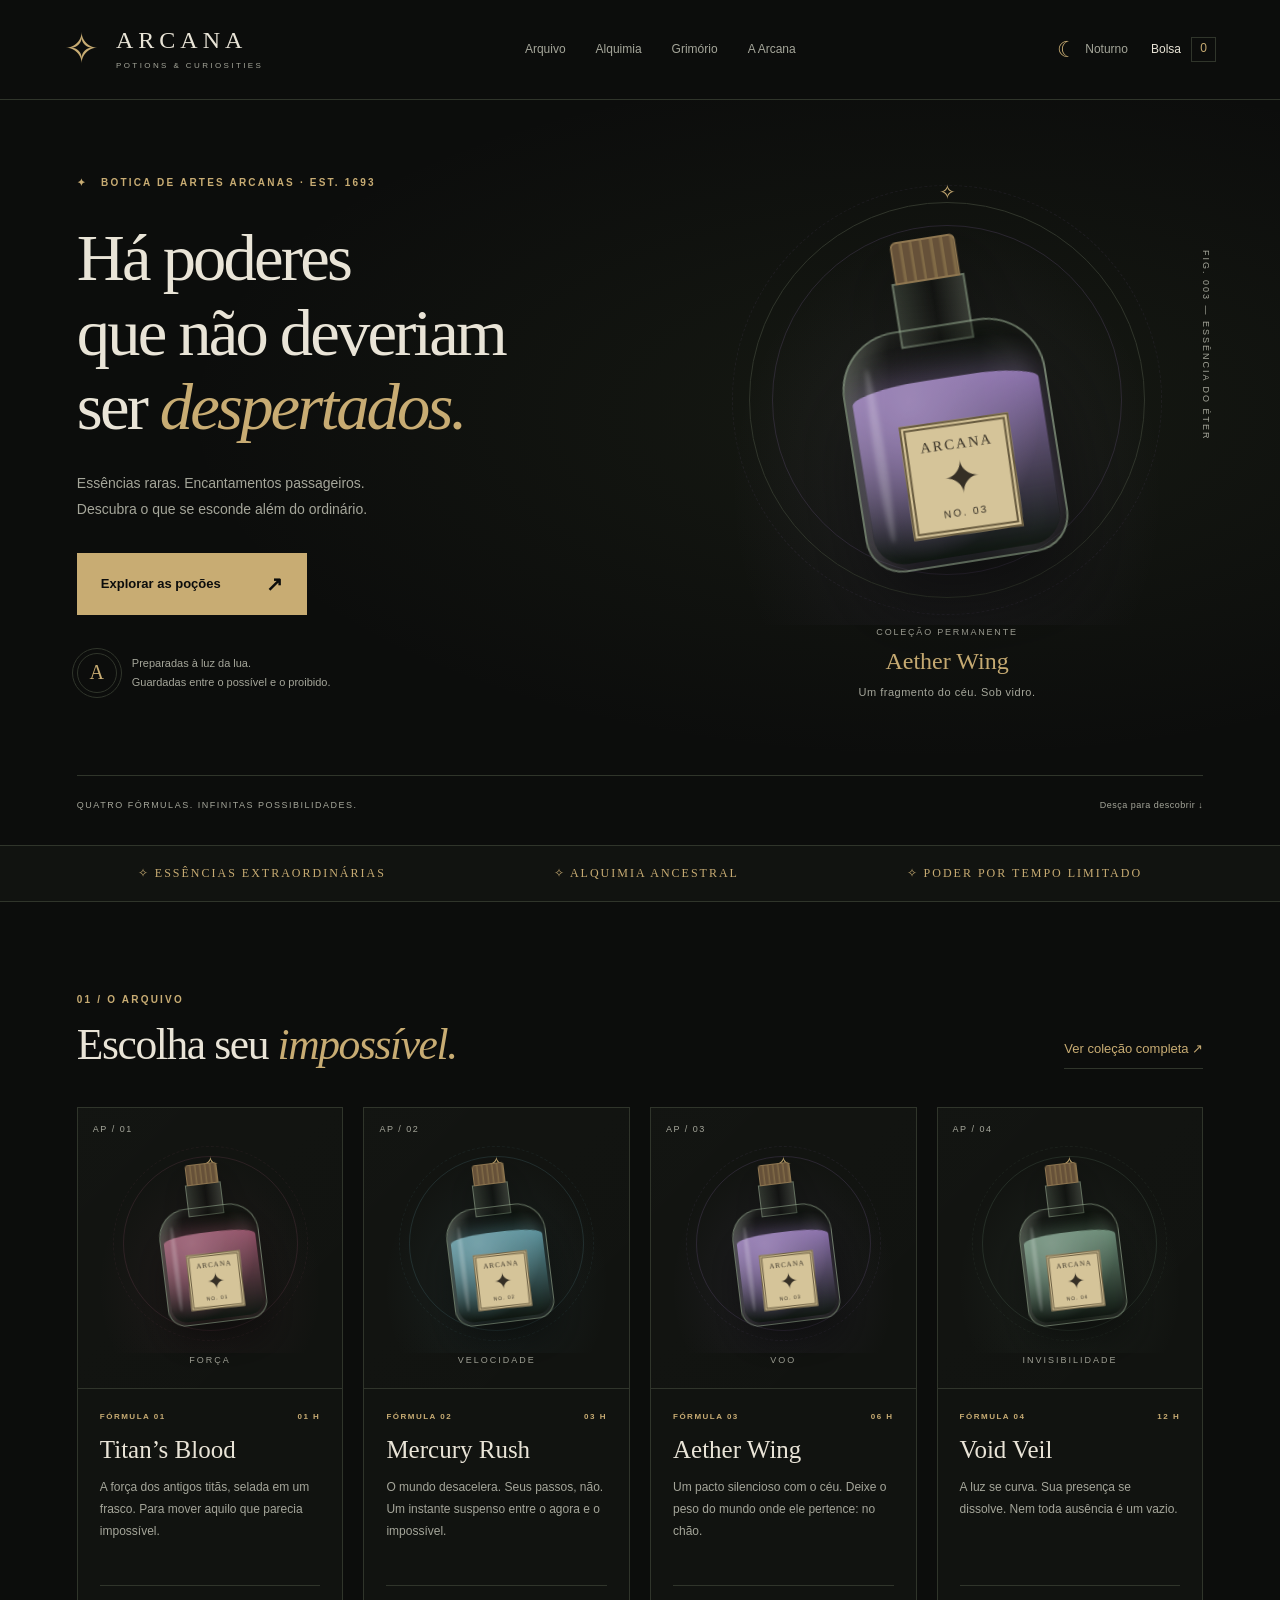
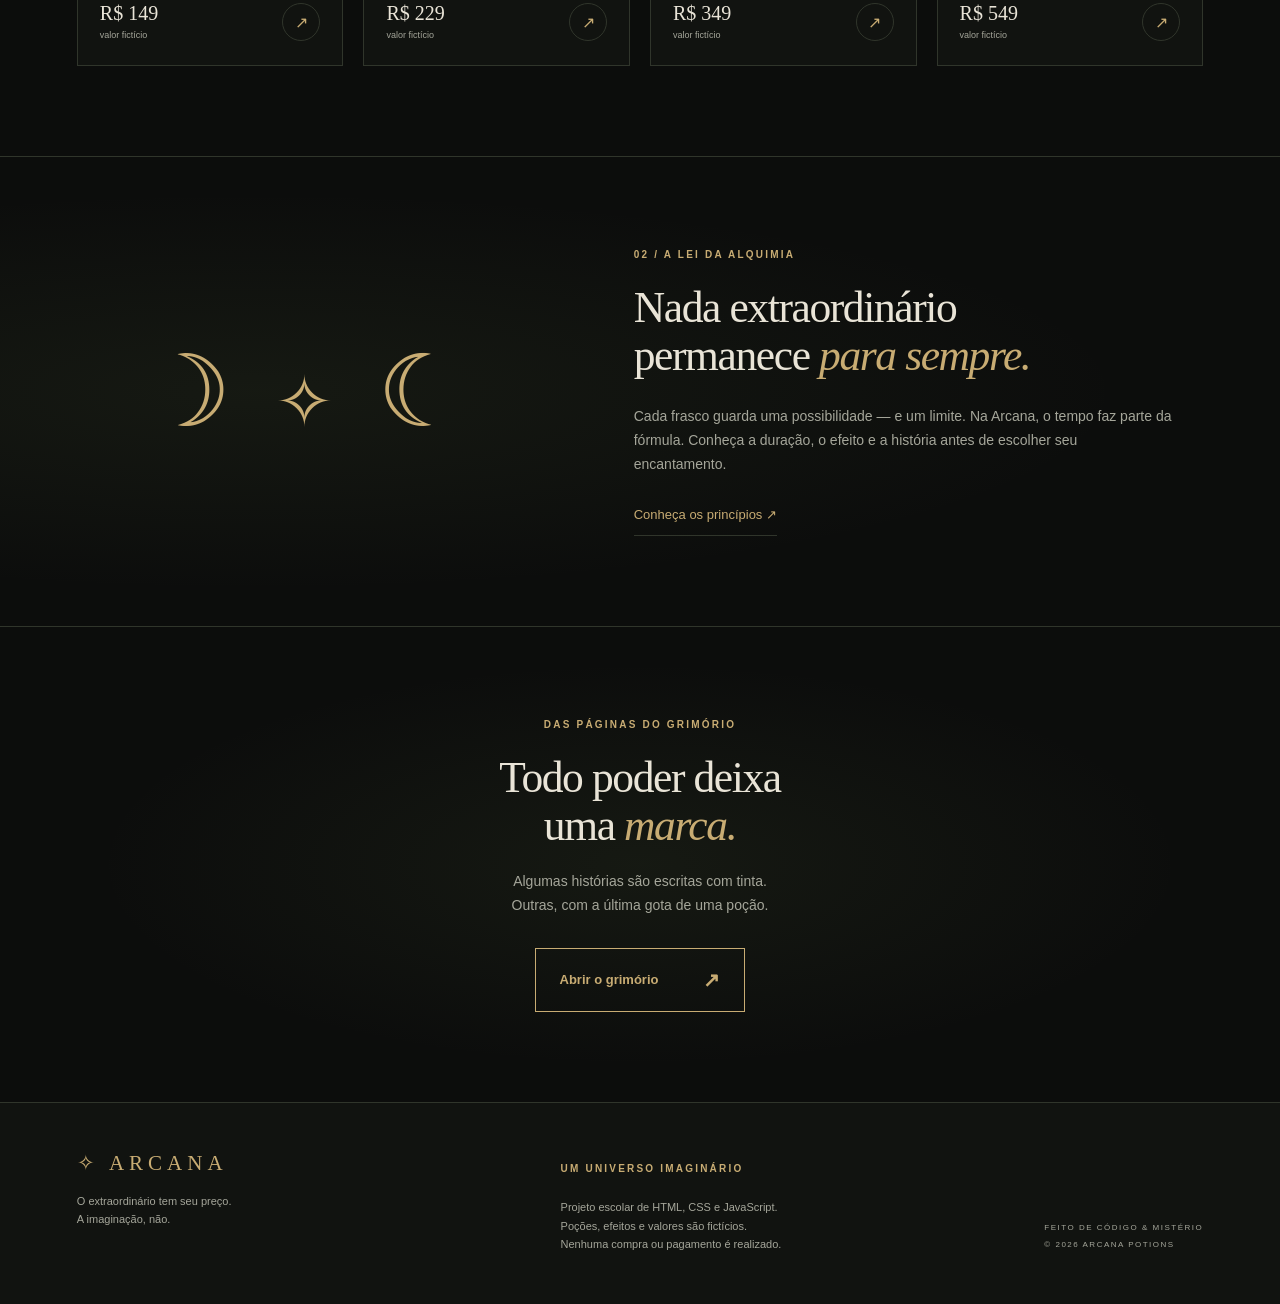
<file: index.html>
<!DOCTYPE html>
<html lang="pt-BR">
  <head>
    <meta charset="UTF-8">
    <meta name="viewport" content="width=device-width, initial-scale=1">
    <meta name="description" content="Arcana Potions: um universo fictício de poções mágicas. Projeto escolar de desenvolvimento web.">
    <meta name="theme-color" content="#0c0d0c">
    <title>
      Botica de artes arcanas | Arcana Potions
    </title>
    <link rel="stylesheet" href="css/style.css">
    <script src="js/theme.js">
    </script>
    <script src="js/data.js" defer>
    </script>
    <script src="js/script.js" defer>
    </script>
  </head>
  <body>
    <a class="skip-link" href="#conteudo">
      Pular para o conteúdo
    </a>
    <header class="site-header">
      <a class="brand" href="index.html" aria-label="Arcana Potions — início">
        <span class="brand-mark" aria-hidden="true">
          ✧
        </span>
        <span>
          ARCANA
          <small>
            POTIONS & CURIOSITIES
          </small>
        </span>
      </a>
      <nav aria-label="Navegação principal">
        <a href="pages/pocoes.html" >
          Arquivo
        </a>
        <a href="pages/como-funciona.html" >
          Alquimia
        </a>
        <a href="pages/grimorio.html" >
          Grimório
        </a>
        <a href="pages/sobre.html" >
          A Arcana
        </a>
      </nav>
      <div class="header-actions">
        <button class="theme-button" id="temaBtn" type="button" aria-label="Ativar tema Eclipse" aria-pressed="false">
          <span aria-hidden="true">
            ☾
          </span>
          <span id="temaTexto">
            Noturno
          </span>
        </button>
        <a class="bag-link" href="pages/carrinho.html" aria-label="Bolsa de poções">
          Bolsa
          <span data-bag-count>
            0
          </span>
        </a>
      </div>
    </header>
    <main id="conteudo">
      <section class="hero">
        <div class="hero-copy">
          <p class="eyebrow">
            <span class="tiny-star">
              ✦
            </span>
            Botica de artes arcanas · Est. 1693
          </p>
          <h1>
            Há poderes
            <br>
            que não deveriam
            <br>
            ser
            <em>
              despertados.
            </em>
          </h1>
          <p class="hero-description">
            Essências raras. Encantamentos passageiros.
            <br>
            Descubra o que se esconde além do ordinário.
          </p>
          <a class="button" href="pages/pocoes.html">
            Explorar as poções
            <span>
              ↗
            </span>
          </a>
          <div class="hero-note">
            <span class="seal">
              A
            </span>
            <p>
              Preparadas à luz da lua.
              <br>
              Guardadas entre o possível e o proibido.
            </p>
          </div>
        </div>
        <div class="hero-visual">
          <span class="vertical-note">
            FIG. 003 — ESSÊNCIA DO ÉTER
          </span>
          <div class="specimen specimen-large" style="--potion:#ad8bd6" aria-hidden="true">
            <div class="orbit orbit-one">
            </div>
            <div class="orbit orbit-two">
            </div>
            <span class="orbit-star">
              ✧
            </span>
            <div class="bottle">
              <div class="bottle-cork">
              </div>
              <div class="bottle-neck">
              </div>
              <div class="bottle-glass">
                <div class="bottle-liquid">
                </div>
                <div class="bottle-label">
                  <span>
                    ARCANA
                  </span>
                  <b>
                    ✦
                  </b>
                  <small>
                    NO. 03
                  </small>
                </div>
              </div>
            </div>
          </div>
          <div class="specimen-caption">
            <span>
              COLEÇÃO PERMANENTE
            </span>
            <strong>
              Aether Wing
            </strong>
            <small>
              Um fragmento do céu. Sob vidro.
            </small>
          </div>
        </div>
        <div class="hero-bottom">
          <span>
            QUATRO FÓRMULAS. INFINITAS POSSIBILIDADES.
          </span>
          <a href="#colecao">
            Desça para descobrir ↓
          </a>
        </div>
      </section>
      <div class="ribbon" aria-hidden="true">
        <span>
          ✧ Essências extraordinárias
        </span>
        <span>
          ✧ Alquimia ancestral
        </span>
        <span>
          ✧ Poder por tempo limitado
        </span>
      </div>
      <section class="section" id="colecao">
        <div class="section-heading">
          <div>
            <p class="eyebrow">
              01 / O arquivo
            </p>
            <h2>
              Escolha seu
              <em>
                impossível.
              </em>
            </h2>
          </div>
          <a class="text-link" href="pages/pocoes.html">
            Ver coleção completa ↗
          </a>
        </div>
        <div class="potion-grid">
          <article class="potion-card" data-category="forca">
            <a class="potion-art" href="pages/produto.html?id=titan" aria-label="Conhecer Titan’s Blood">
              <span class="art-code">
                AP / 01
              </span>
              <div class="specimen " style="--potion:#b56380" aria-hidden="true">
                <div class="orbit orbit-one">
                </div>
                <div class="orbit orbit-two">
                </div>
                <span class="orbit-star">
                  ✧
                </span>
                <div class="bottle">
                  <div class="bottle-cork">
                  </div>
                  <div class="bottle-neck">
                  </div>
                  <div class="bottle-glass">
                    <div class="bottle-liquid">
                    </div>
                    <div class="bottle-label">
                      <span>
                        ARCANA
                      </span>
                      <b>
                        ✦
                      </b>
                      <small>
                        NO. 01
                      </small>
                    </div>
                  </div>
                </div>
              </div>
              <span class="art-category">
                Força
              </span>
            </a>
            <div class="potion-copy">
              <div class="eyebrow">
                Fórmula 01
                <span>
                  01 h
                </span>
              </div>
              <h3>
                <a href="pages/produto.html?id=titan">
                  Titan’s Blood
                </a>
              </h3>
              <p>
                A força dos antigos titãs, selada em um frasco. Para mover aquilo que parecia impossível.
              </p>
              <div class="card-bottom">
                <span>
                  R$ 149
                  <small>
                    valor fictício
                  </small>
                </span>
                <a class="round-link" href="pages/produto.html?id=titan" aria-label="Consultar Titan’s Blood">
                  ↗
                </a>
              </div>
            </div>
          </article>
          <article class="potion-card" data-category="velocidade">
            <a class="potion-art" href="pages/produto.html?id=mercury" aria-label="Conhecer Mercury Rush">
              <span class="art-code">
                AP / 02
              </span>
              <div class="specimen " style="--potion:#72b5c3" aria-hidden="true">
                <div class="orbit orbit-one">
                </div>
                <div class="orbit orbit-two">
                </div>
                <span class="orbit-star">
                  ✧
                </span>
                <div class="bottle">
                  <div class="bottle-cork">
                  </div>
                  <div class="bottle-neck">
                  </div>
                  <div class="bottle-glass">
                    <div class="bottle-liquid">
                    </div>
                    <div class="bottle-label">
                      <span>
                        ARCANA
                      </span>
                      <b>
                        ✦
                      </b>
                      <small>
                        NO. 02
                      </small>
                    </div>
                  </div>
                </div>
              </div>
              <span class="art-category">
                Velocidade
              </span>
            </a>
            <div class="potion-copy">
              <div class="eyebrow">
                Fórmula 02
                <span>
                  03 h
                </span>
              </div>
              <h3>
                <a href="pages/produto.html?id=mercury">
                  Mercury Rush
                </a>
              </h3>
              <p>
                O mundo desacelera. Seus passos, não. Um instante suspenso entre o agora e o impossível.
              </p>
              <div class="card-bottom">
                <span>
                  R$ 229
                  <small>
                    valor fictício
                  </small>
                </span>
                <a class="round-link" href="pages/produto.html?id=mercury" aria-label="Consultar Mercury Rush">
                  ↗
                </a>
              </div>
            </div>
          </article>
          <article class="potion-card" data-category="voo">
            <a class="potion-art" href="pages/produto.html?id=aether" aria-label="Conhecer Aether Wing">
              <span class="art-code">
                AP / 03
              </span>
              <div class="specimen " style="--potion:#ad8bd6" aria-hidden="true">
                <div class="orbit orbit-one">
                </div>
                <div class="orbit orbit-two">
                </div>
                <span class="orbit-star">
                  ✧
                </span>
                <div class="bottle">
                  <div class="bottle-cork">
                  </div>
                  <div class="bottle-neck">
                  </div>
                  <div class="bottle-glass">
                    <div class="bottle-liquid">
                    </div>
                    <div class="bottle-label">
                      <span>
                        ARCANA
                      </span>
                      <b>
                        ✦
                      </b>
                      <small>
                        NO. 03
                      </small>
                    </div>
                  </div>
                </div>
              </div>
              <span class="art-category">
                Voo
              </span>
            </a>
            <div class="potion-copy">
              <div class="eyebrow">
                Fórmula 03
                <span>
                  06 h
                </span>
              </div>
              <h3>
                <a href="pages/produto.html?id=aether">
                  Aether Wing
                </a>
              </h3>
              <p>
                Um pacto silencioso com o céu. Deixe o peso do mundo onde ele pertence: no chão.
              </p>
              <div class="card-bottom">
                <span>
                  R$ 349
                  <small>
                    valor fictício
                  </small>
                </span>
                <a class="round-link" href="pages/produto.html?id=aether" aria-label="Consultar Aether Wing">
                  ↗
                </a>
              </div>
            </div>
          </article>
          <article class="potion-card" data-category="invisibilidade">
            <a class="potion-art" href="pages/produto.html?id=void" aria-label="Conhecer Void Veil">
              <span class="art-code">
                AP / 04
              </span>
              <div class="specimen " style="--potion:#83ab92" aria-hidden="true">
                <div class="orbit orbit-one">
                </div>
                <div class="orbit orbit-two">
                </div>
                <span class="orbit-star">
                  ✧
                </span>
                <div class="bottle">
                  <div class="bottle-cork">
                  </div>
                  <div class="bottle-neck">
                  </div>
                  <div class="bottle-glass">
                    <div class="bottle-liquid">
                    </div>
                    <div class="bottle-label">
                      <span>
                        ARCANA
                      </span>
                      <b>
                        ✦
                      </b>
                      <small>
                        NO. 04
                      </small>
                    </div>
                  </div>
                </div>
              </div>
              <span class="art-category">
                Invisibilidade
              </span>
            </a>
            <div class="potion-copy">
              <div class="eyebrow">
                Fórmula 04
                <span>
                  12 h
                </span>
              </div>
              <h3>
                <a href="pages/produto.html?id=void">
                  Void Veil
                </a>
              </h3>
              <p>
                A luz se curva. Sua presença se dissolve. Nem toda ausência é um vazio.
              </p>
              <div class="card-bottom">
                <span>
                  R$ 549
                  <small>
                    valor fictício
                  </small>
                </span>
                <a class="round-link" href="pages/produto.html?id=void" aria-label="Consultar Void Veil">
                  ↗
                </a>
              </div>
            </div>
          </article>
        </div>
      </section>
      <section class="manifesto section">
        <div class="manifesto-symbol" aria-hidden="true">
          ☽
          <span>
            ✧
          </span>
          ☾
        </div>
        <div>
          <p class="eyebrow">
            02 / A lei da alquimia
          </p>
          <h2>
            Nada extraordinário
            <br>
            permanece
            <em>
              para sempre.
            </em>
          </h2>
          <p>
            Cada frasco guarda uma possibilidade — e um limite. Na Arcana, o tempo faz parte da fórmula. Conheça a duração, o efeito e a história antes de escolher seu encantamento.
          </p>
          <a class="text-link" href="pages/como-funciona.html">
            Conheça os princípios ↗
          </a>
        </div>
      </section>
      <section class="closing section">
        <p class="eyebrow">
          Das páginas do grimório
        </p>
        <h2>
          Todo poder deixa
          <br>
          uma
          <em>
            marca.
          </em>
        </h2>
        <p>
          Algumas histórias são escritas com tinta.
          <br>
          Outras, com a última gota de uma poção.
        </p>
        <a class="button button-outline" href="pages/grimorio.html">
          Abrir o grimório
          <span>
            ↗
          </span>
        </a>
      </section>
    </main>
    <footer class="site-footer">
      <div>
        <a class="brand" href="index.html">
          ✧ ARCANA
        </a>
        <p>
          O extraordinário tem seu preço.
          <br>
          A imaginação, não.
        </p>
      </div>
      <div>
        <span class="eyebrow">
          Um universo imaginário
        </span>
        <p>
          Projeto escolar de HTML, CSS e JavaScript.
          <br>
          Poções, efeitos e valores são fictícios.
          <br>
          Nenhuma compra ou pagamento é realizado.
        </p>
      </div>
      <span class="footer-end">
        FEITO DE CÓDIGO & MISTÉRIO
        <br>
        © 2026 ARCANA POTIONS
      </span>
    </footer>
    <div class="toast" id="toast" role="status" aria-live="polite">
    </div>
  </body>
</html>
</file>
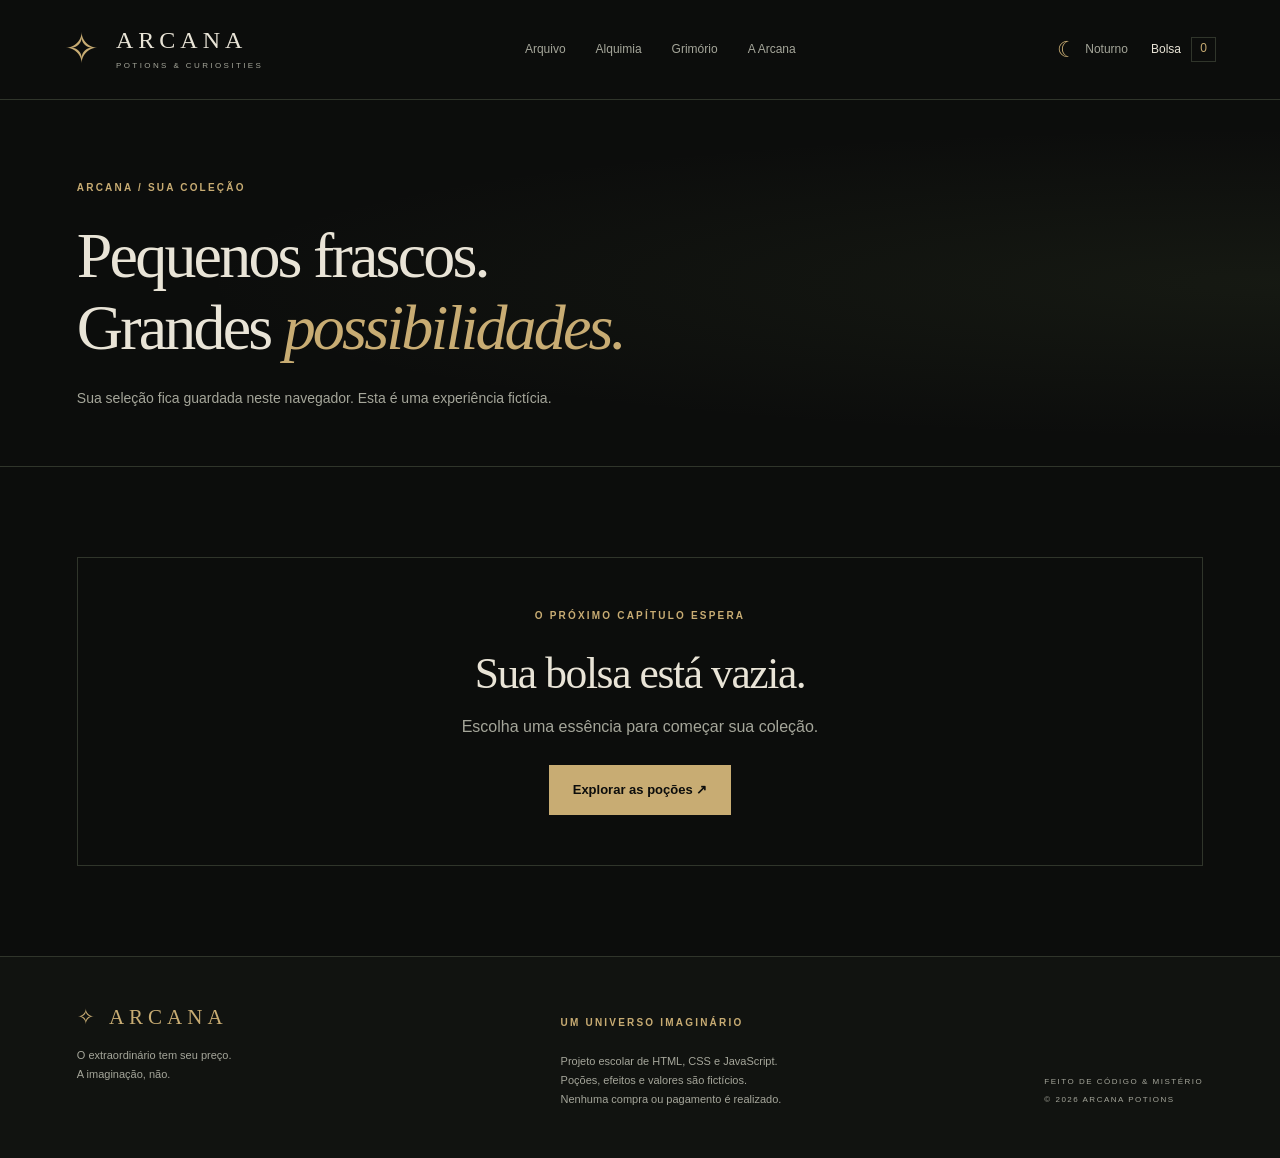
<file: pages/carrinho.html>
<!DOCTYPE html>
<html lang="pt-BR">
  <head>
    <meta charset="UTF-8">
    <meta name="viewport" content="width=device-width, initial-scale=1">
    <meta name="description" content="Arcana Potions: um universo fictício de poções mágicas. Projeto escolar de desenvolvimento web.">
    <meta name="theme-color" content="#0c0d0c">
    <title>
      Sua bolsa | Arcana Potions
    </title>
    <link rel="stylesheet" href="../css/style.css">
    <script src="../js/theme.js">
    </script>
    <script src="../js/data.js" defer>
    </script>
    <script src="../js/script.js" defer>
    </script>
  </head>
  <body>
    <a class="skip-link" href="#conteudo">
      Pular para o conteúdo
    </a>
    <header class="site-header">
      <a class="brand" href="../index.html" aria-label="Arcana Potions — início">
        <span class="brand-mark" aria-hidden="true">
          ✧
        </span>
        <span>
          ARCANA
          <small>
            POTIONS & CURIOSITIES
          </small>
        </span>
      </a>
      <nav aria-label="Navegação principal">
        <a href="../pages/pocoes.html" >
          Arquivo
        </a>
        <a href="../pages/como-funciona.html" >
          Alquimia
        </a>
        <a href="../pages/grimorio.html" >
          Grimório
        </a>
        <a href="../pages/sobre.html" >
          A Arcana
        </a>
      </nav>
      <div class="header-actions">
        <button class="theme-button" id="temaBtn" type="button" aria-label="Ativar tema Eclipse" aria-pressed="false">
          <span aria-hidden="true">
            ☾
          </span>
          <span id="temaTexto">
            Noturno
          </span>
        </button>
        <a class="bag-link" href="../pages/carrinho.html" aria-label="Bolsa de poções">
          Bolsa
          <span data-bag-count>
            0
          </span>
        </a>
      </div>
    </header>
    <main id="conteudo">
      <section class="page-intro">
        <p class="eyebrow">
          ARCANA / Sua coleção
        </p>
        <h1>
          Pequenos frascos.
          <br>
          Grandes
          <em>
            possibilidades.
          </em>
        </h1>
        <p>
          Sua seleção fica guardada neste navegador. Esta é uma experiência fictícia.
        </p>
      </section>
      <section class="section bag-section">
        <div id="bag-content">
          <noscript>
            Ative o JavaScript para usar a bolsa de simulação.
          </noscript>
        </div>
      </section>
    </main>
    <footer class="site-footer">
      <div>
        <a class="brand" href="../index.html">
          ✧ ARCANA
        </a>
        <p>
          O extraordinário tem seu preço.
          <br>
          A imaginação, não.
        </p>
      </div>
      <div>
        <span class="eyebrow">
          Um universo imaginário
        </span>
        <p>
          Projeto escolar de HTML, CSS e JavaScript.
          <br>
          Poções, efeitos e valores são fictícios.
          <br>
          Nenhuma compra ou pagamento é realizado.
        </p>
      </div>
      <span class="footer-end">
        FEITO DE CÓDIGO & MISTÉRIO
        <br>
        © 2026 ARCANA POTIONS
      </span>
    </footer>
    <div class="toast" id="toast" role="status" aria-live="polite">
    </div>
  </body>
</html>
</file>
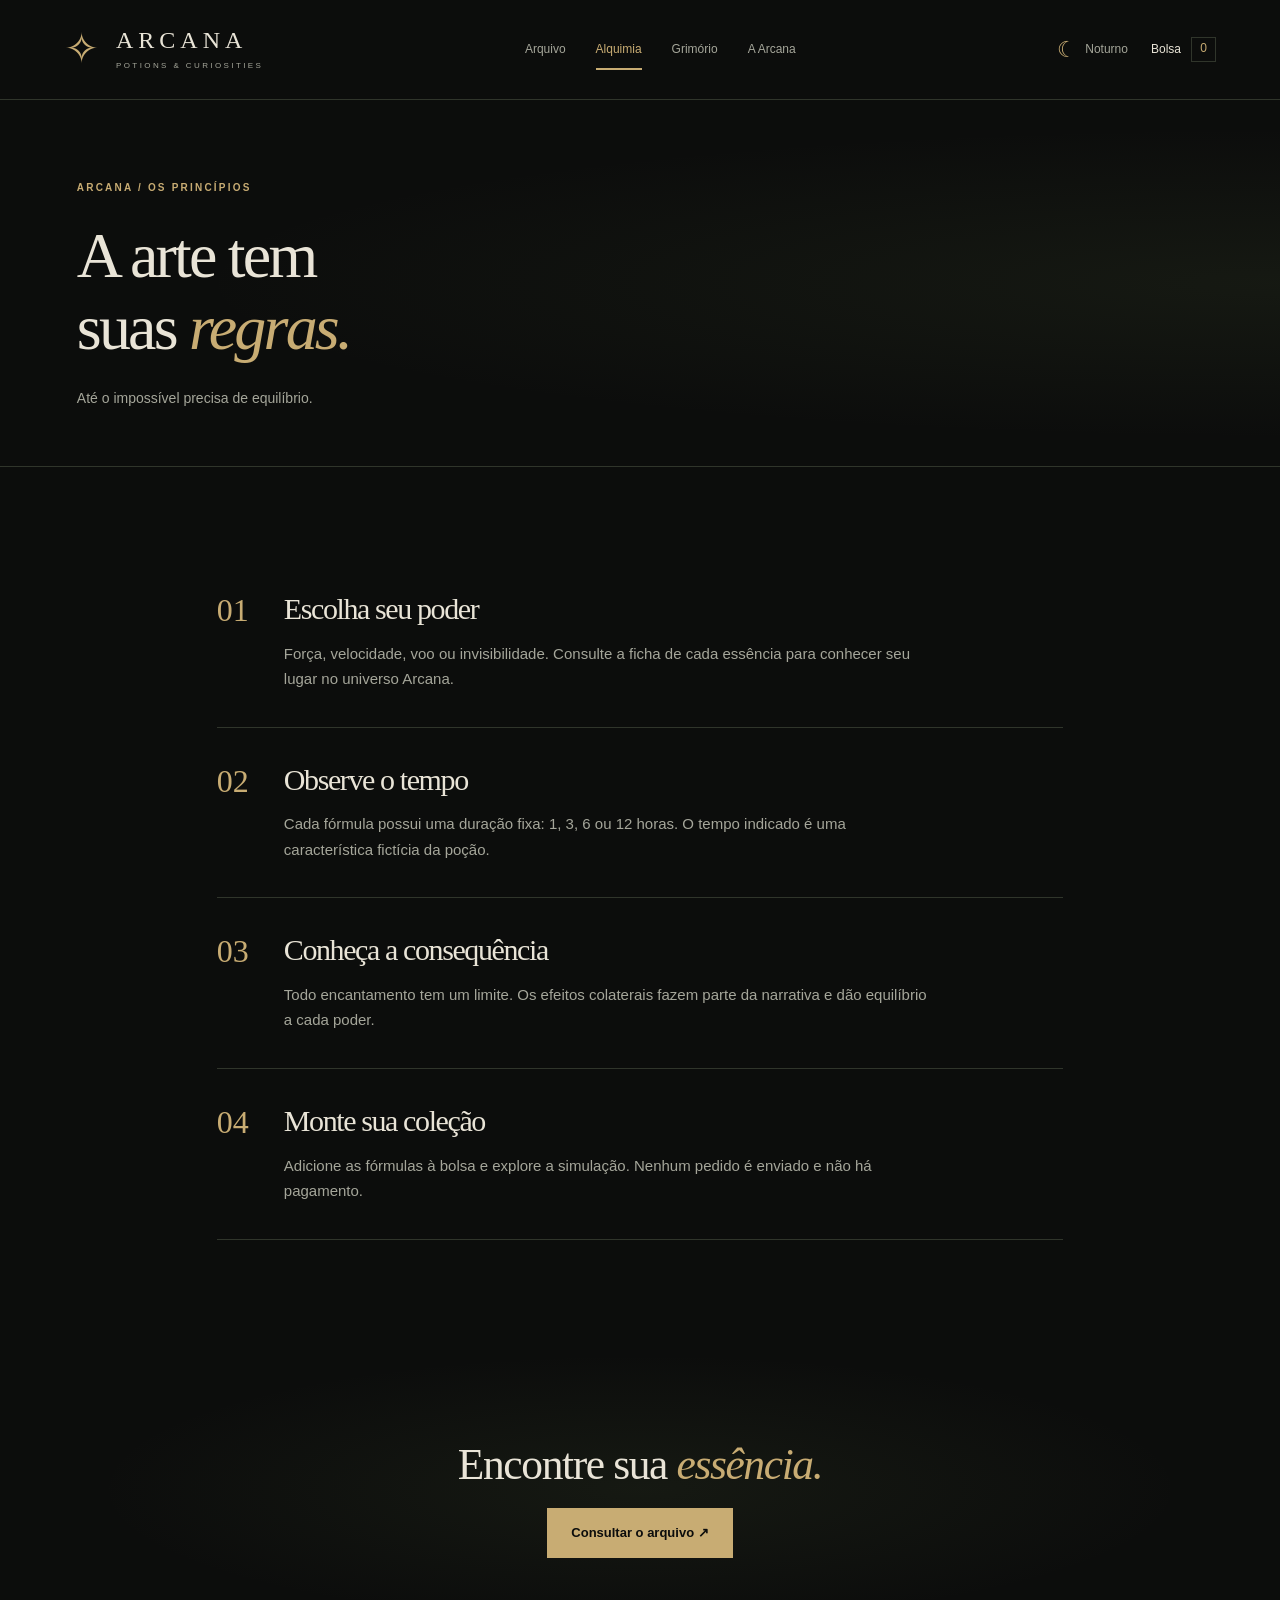
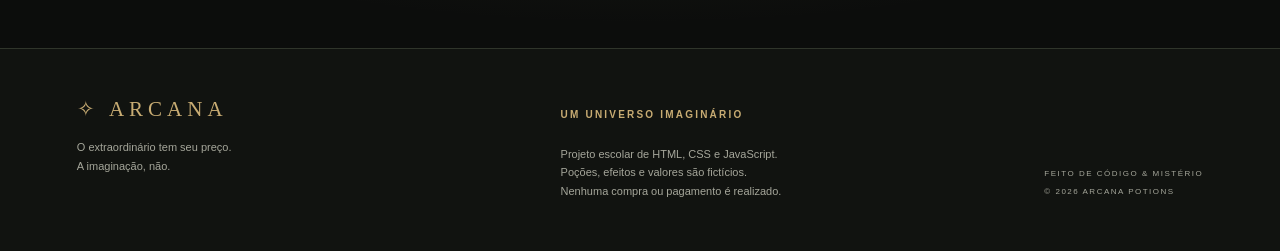
<file: pages/como-funciona.html>
<!DOCTYPE html>
<html lang="pt-BR">
  <head>
    <meta charset="UTF-8">
    <meta name="viewport" content="width=device-width, initial-scale=1">
    <meta name="description" content="Arcana Potions: um universo fictício de poções mágicas. Projeto escolar de desenvolvimento web.">
    <meta name="theme-color" content="#0c0d0c">
    <title>
      Princípios da alquimia | Arcana Potions
    </title>
    <link rel="stylesheet" href="../css/style.css">
    <script src="../js/theme.js">
    </script>
    <script src="../js/data.js" defer>
    </script>
    <script src="../js/script.js" defer>
    </script>
  </head>
  <body>
    <a class="skip-link" href="#conteudo">
      Pular para o conteúdo
    </a>
    <header class="site-header">
      <a class="brand" href="../index.html" aria-label="Arcana Potions — início">
        <span class="brand-mark" aria-hidden="true">
          ✧
        </span>
        <span>
          ARCANA
          <small>
            POTIONS & CURIOSITIES
          </small>
        </span>
      </a>
      <nav aria-label="Navegação principal">
        <a href="../pages/pocoes.html" >
          Arquivo
        </a>
        <a href="../pages/como-funciona.html" aria-current="page">
          Alquimia
        </a>
        <a href="../pages/grimorio.html" >
          Grimório
        </a>
        <a href="../pages/sobre.html" >
          A Arcana
        </a>
      </nav>
      <div class="header-actions">
        <button class="theme-button" id="temaBtn" type="button" aria-label="Ativar tema Eclipse" aria-pressed="false">
          <span aria-hidden="true">
            ☾
          </span>
          <span id="temaTexto">
            Noturno
          </span>
        </button>
        <a class="bag-link" href="../pages/carrinho.html" aria-label="Bolsa de poções">
          Bolsa
          <span data-bag-count>
            0
          </span>
        </a>
      </div>
    </header>
    <main id="conteudo">
      <section class="page-intro">
        <p class="eyebrow">
          ARCANA / Os princípios
        </p>
        <h1>
          A arte tem
          <br>
          suas
          <em>
            regras.
          </em>
        </h1>
        <p>
          Até o impossível precisa de equilíbrio.
        </p>
      </section>
      <section class="section steps">
        <article>
          <span class="step-number">
            01
          </span>
          <div>
            <h2>
              Escolha seu poder
            </h2>
            <p>
              Força, velocidade, voo ou invisibilidade. Consulte a ficha de cada essência para conhecer seu lugar no universo Arcana.
            </p>
          </div>
        </article>
        <article>
          <span class="step-number">
            02
          </span>
          <div>
            <h2>
              Observe o tempo
            </h2>
            <p>
              Cada fórmula possui uma duração fixa: 1, 3, 6 ou 12 horas. O tempo indicado é uma característica fictícia da poção.
            </p>
          </div>
        </article>
        <article>
          <span class="step-number">
            03
          </span>
          <div>
            <h2>
              Conheça a consequência
            </h2>
            <p>
              Todo encantamento tem um limite. Os efeitos colaterais fazem parte da narrativa e dão equilíbrio a cada poder.
            </p>
          </div>
        </article>
        <article>
          <span class="step-number">
            04
          </span>
          <div>
            <h2>
              Monte sua coleção
            </h2>
            <p>
              Adicione as fórmulas à bolsa e explore a simulação. Nenhum pedido é enviado e não há pagamento.
            </p>
          </div>
        </article>
      </section>
      <section class="section closing">
        <h2>
          Encontre sua
          <em>
            essência.
          </em>
        </h2>
        <a class="button" href="pocoes.html">
          Consultar o arquivo ↗
        </a>
      </section>
    </main>
    <footer class="site-footer">
      <div>
        <a class="brand" href="../index.html">
          ✧ ARCANA
        </a>
        <p>
          O extraordinário tem seu preço.
          <br>
          A imaginação, não.
        </p>
      </div>
      <div>
        <span class="eyebrow">
          Um universo imaginário
        </span>
        <p>
          Projeto escolar de HTML, CSS e JavaScript.
          <br>
          Poções, efeitos e valores são fictícios.
          <br>
          Nenhuma compra ou pagamento é realizado.
        </p>
      </div>
      <span class="footer-end">
        FEITO DE CÓDIGO & MISTÉRIO
        <br>
        © 2026 ARCANA POTIONS
      </span>
    </footer>
    <div class="toast" id="toast" role="status" aria-live="polite">
    </div>
  </body>
</html>
</file>
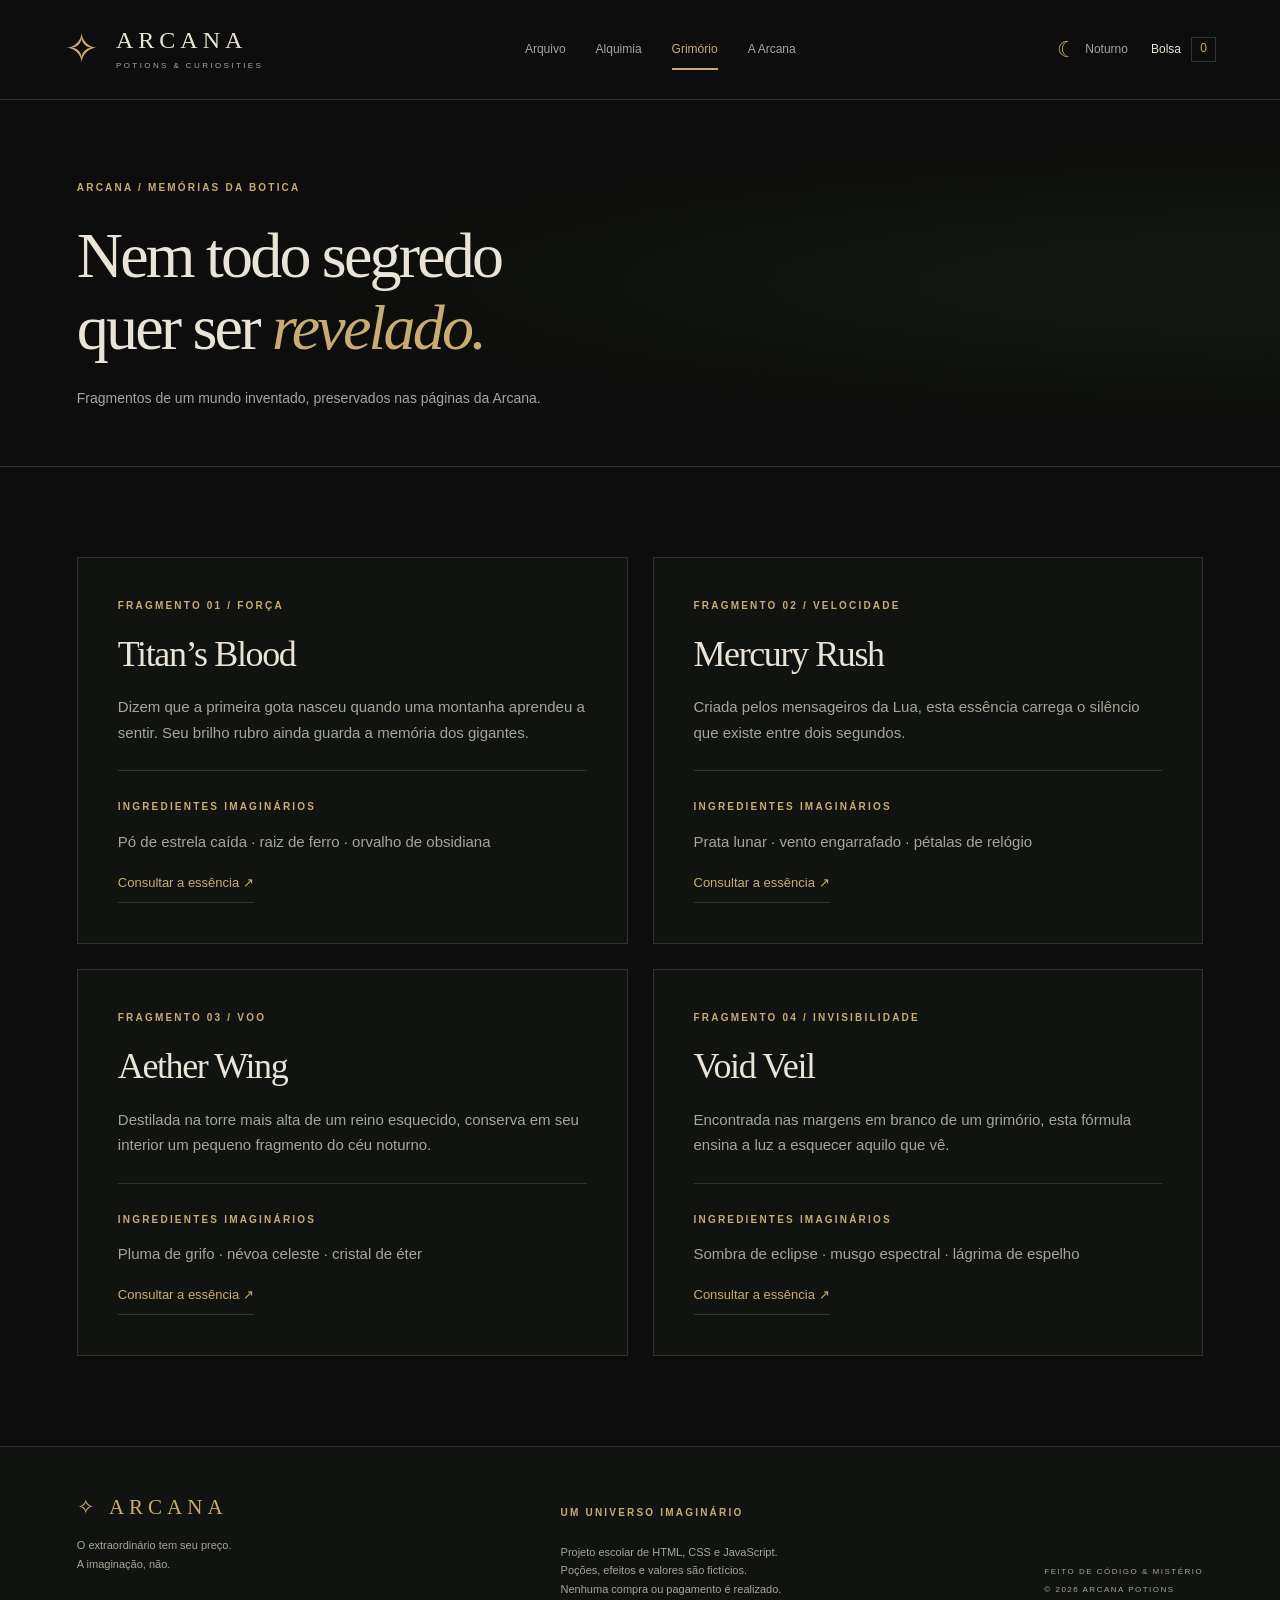
<file: pages/grimorio.html>
<!DOCTYPE html>
<html lang="pt-BR">
  <head>
    <meta charset="UTF-8">
    <meta name="viewport" content="width=device-width, initial-scale=1">
    <meta name="description" content="Arcana Potions: um universo fictício de poções mágicas. Projeto escolar de desenvolvimento web.">
    <meta name="theme-color" content="#0c0d0c">
    <title>
      Grimório | Arcana Potions
    </title>
    <link rel="stylesheet" href="../css/style.css">
    <script src="../js/theme.js">
    </script>
    <script src="../js/data.js" defer>
    </script>
    <script src="../js/script.js" defer>
    </script>
  </head>
  <body>
    <a class="skip-link" href="#conteudo">
      Pular para o conteúdo
    </a>
    <header class="site-header">
      <a class="brand" href="../index.html" aria-label="Arcana Potions — início">
        <span class="brand-mark" aria-hidden="true">
          ✧
        </span>
        <span>
          ARCANA
          <small>
            POTIONS & CURIOSITIES
          </small>
        </span>
      </a>
      <nav aria-label="Navegação principal">
        <a href="../pages/pocoes.html" >
          Arquivo
        </a>
        <a href="../pages/como-funciona.html" >
          Alquimia
        </a>
        <a href="../pages/grimorio.html" aria-current="page">
          Grimório
        </a>
        <a href="../pages/sobre.html" >
          A Arcana
        </a>
      </nav>
      <div class="header-actions">
        <button class="theme-button" id="temaBtn" type="button" aria-label="Ativar tema Eclipse" aria-pressed="false">
          <span aria-hidden="true">
            ☾
          </span>
          <span id="temaTexto">
            Noturno
          </span>
        </button>
        <a class="bag-link" href="../pages/carrinho.html" aria-label="Bolsa de poções">
          Bolsa
          <span data-bag-count>
            0
          </span>
        </a>
      </div>
    </header>
    <main id="conteudo">
      <section class="page-intro">
        <p class="eyebrow">
          ARCANA / Memórias da botica
        </p>
        <h1>
          Nem todo segredo
          <br>
          quer ser
          <em>
            revelado.
          </em>
        </h1>
        <p>
          Fragmentos de um mundo inventado, preservados nas páginas da Arcana.
        </p>
      </section>
      <section class="section lore-grid">
        <article class="lore-card">
          <p class="eyebrow">
            Fragmento 01 / Força
          </p>
          <h2>
            Titan’s Blood
          </h2>
          <p>
            Dizem que a primeira gota nasceu quando uma montanha aprendeu a sentir. Seu brilho rubro ainda guarda a memória dos gigantes.
          </p>
          <div class="lore-ingredients">
            <span class="eyebrow">
              Ingredientes imaginários
            </span>
            <p>
              Pó de estrela caída · raiz de ferro · orvalho de obsidiana
            </p>
          </div>
          <a class="text-link" href="produto.html?id=titan">
            Consultar a essência ↗
          </a>
        </article>
        <article class="lore-card">
          <p class="eyebrow">
            Fragmento 02 / Velocidade
          </p>
          <h2>
            Mercury Rush
          </h2>
          <p>
            Criada pelos mensageiros da Lua, esta essência carrega o silêncio que existe entre dois segundos.
          </p>
          <div class="lore-ingredients">
            <span class="eyebrow">
              Ingredientes imaginários
            </span>
            <p>
              Prata lunar · vento engarrafado · pétalas de relógio
            </p>
          </div>
          <a class="text-link" href="produto.html?id=mercury">
            Consultar a essência ↗
          </a>
        </article>
        <article class="lore-card">
          <p class="eyebrow">
            Fragmento 03 / Voo
          </p>
          <h2>
            Aether Wing
          </h2>
          <p>
            Destilada na torre mais alta de um reino esquecido, conserva em seu interior um pequeno fragmento do céu noturno.
          </p>
          <div class="lore-ingredients">
            <span class="eyebrow">
              Ingredientes imaginários
            </span>
            <p>
              Pluma de grifo · névoa celeste · cristal de éter
            </p>
          </div>
          <a class="text-link" href="produto.html?id=aether">
            Consultar a essência ↗
          </a>
        </article>
        <article class="lore-card">
          <p class="eyebrow">
            Fragmento 04 / Invisibilidade
          </p>
          <h2>
            Void Veil
          </h2>
          <p>
            Encontrada nas margens em branco de um grimório, esta fórmula ensina a luz a esquecer aquilo que vê.
          </p>
          <div class="lore-ingredients">
            <span class="eyebrow">
              Ingredientes imaginários
            </span>
            <p>
              Sombra de eclipse · musgo espectral · lágrima de espelho
            </p>
          </div>
          <a class="text-link" href="produto.html?id=void">
            Consultar a essência ↗
          </a>
        </article>
      </section>
    </main>
    <footer class="site-footer">
      <div>
        <a class="brand" href="../index.html">
          ✧ ARCANA
        </a>
        <p>
          O extraordinário tem seu preço.
          <br>
          A imaginação, não.
        </p>
      </div>
      <div>
        <span class="eyebrow">
          Um universo imaginário
        </span>
        <p>
          Projeto escolar de HTML, CSS e JavaScript.
          <br>
          Poções, efeitos e valores são fictícios.
          <br>
          Nenhuma compra ou pagamento é realizado.
        </p>
      </div>
      <span class="footer-end">
        FEITO DE CÓDIGO & MISTÉRIO
        <br>
        © 2026 ARCANA POTIONS
      </span>
    </footer>
    <div class="toast" id="toast" role="status" aria-live="polite">
    </div>
  </body>
</html>
</file>
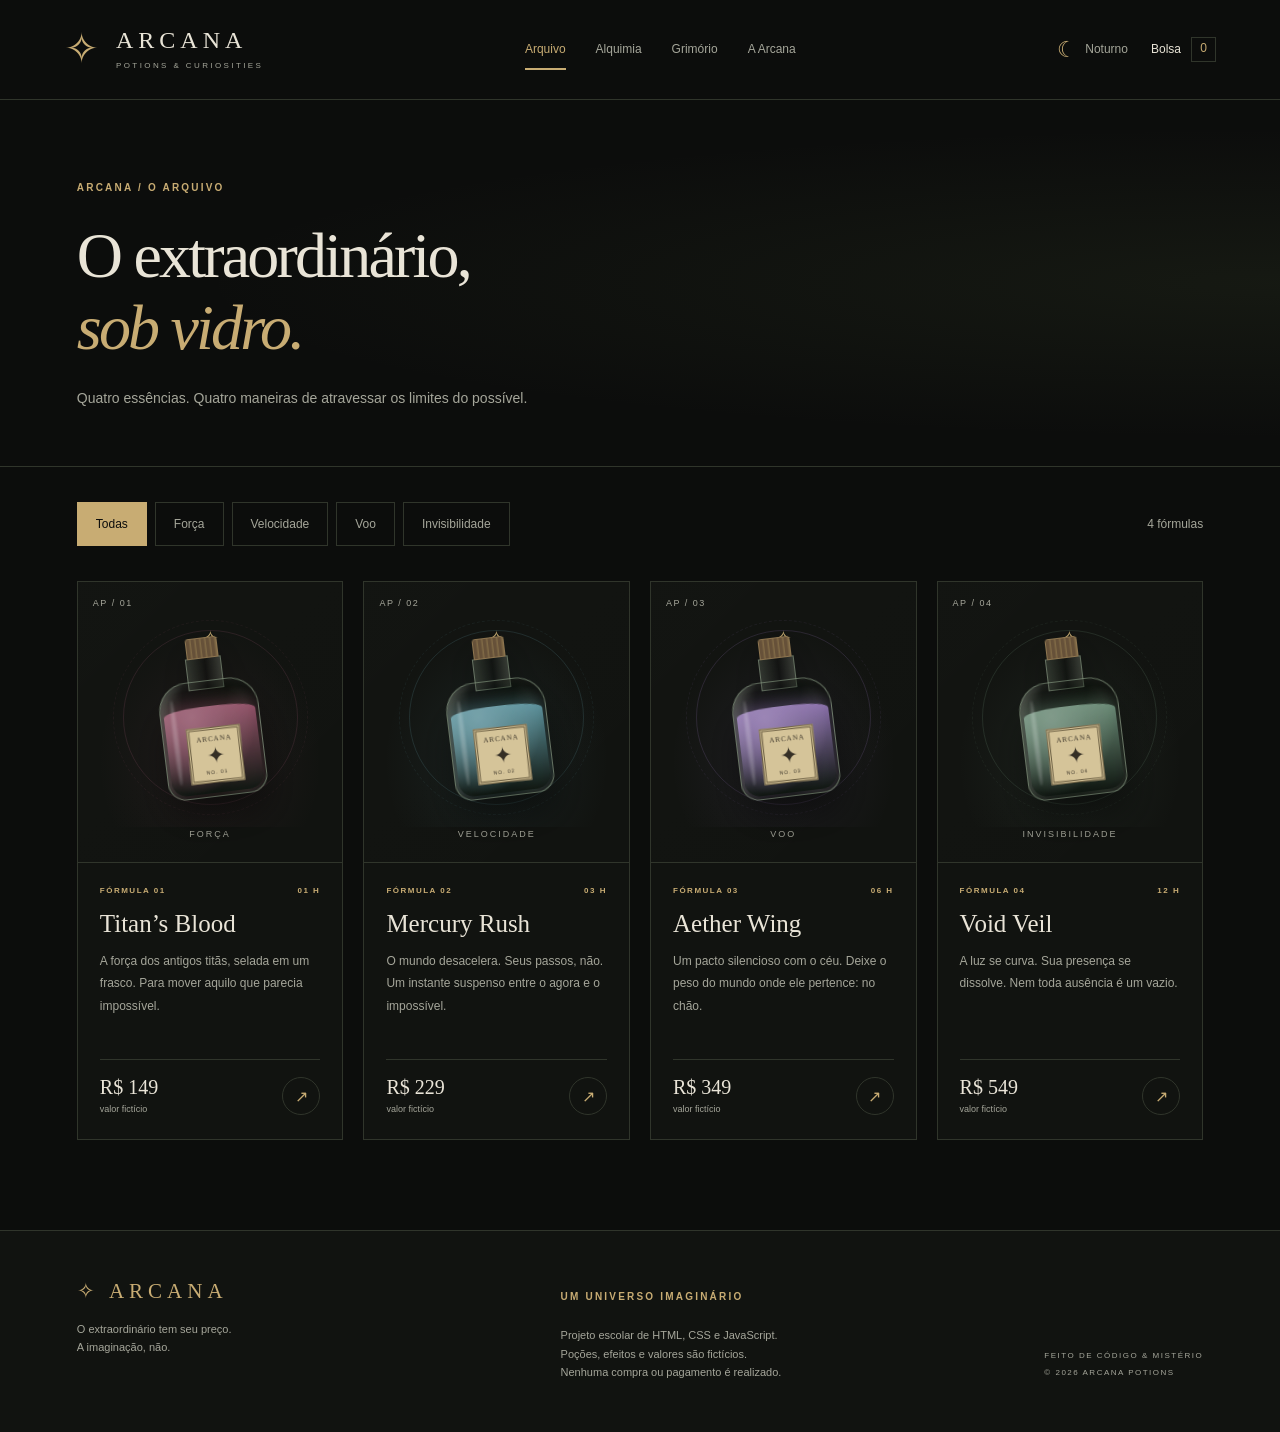
<file: pages/pocoes.html>
<!DOCTYPE html>
<html lang="pt-BR">
  <head>
    <meta charset="UTF-8">
    <meta name="viewport" content="width=device-width, initial-scale=1">
    <meta name="description" content="Arcana Potions: um universo fictício de poções mágicas. Projeto escolar de desenvolvimento web.">
    <meta name="theme-color" content="#0c0d0c">
    <title>
      Arquivo | Arcana Potions
    </title>
    <link rel="stylesheet" href="../css/style.css">
    <script src="../js/theme.js">
    </script>
    <script src="../js/data.js" defer>
    </script>
    <script src="../js/script.js" defer>
    </script>
  </head>
  <body>
    <a class="skip-link" href="#conteudo">
      Pular para o conteúdo
    </a>
    <header class="site-header">
      <a class="brand" href="../index.html" aria-label="Arcana Potions — início">
        <span class="brand-mark" aria-hidden="true">
          ✧
        </span>
        <span>
          ARCANA
          <small>
            POTIONS & CURIOSITIES
          </small>
        </span>
      </a>
      <nav aria-label="Navegação principal">
        <a href="../pages/pocoes.html" aria-current="page">
          Arquivo
        </a>
        <a href="../pages/como-funciona.html" >
          Alquimia
        </a>
        <a href="../pages/grimorio.html" >
          Grimório
        </a>
        <a href="../pages/sobre.html" >
          A Arcana
        </a>
      </nav>
      <div class="header-actions">
        <button class="theme-button" id="temaBtn" type="button" aria-label="Ativar tema Eclipse" aria-pressed="false">
          <span aria-hidden="true">
            ☾
          </span>
          <span id="temaTexto">
            Noturno
          </span>
        </button>
        <a class="bag-link" href="../pages/carrinho.html" aria-label="Bolsa de poções">
          Bolsa
          <span data-bag-count>
            0
          </span>
        </a>
      </div>
    </header>
    <main id="conteudo">
      <section class="page-intro">
        <p class="eyebrow">
          ARCANA / O arquivo
        </p>
        <h1>
          O extraordinário,
          <br>
          <em>
            sob vidro.
          </em>
        </h1>
        <p>
          Quatro essências. Quatro maneiras de atravessar os limites do possível.
        </p>
      </section>
      <section class="section catalog-section" aria-label="Catálogo de poções">
        <div class="filter-bar">
          <div class="filters" role="group" aria-label="Filtrar por poder">
            <button type="button" data-filter="todos" aria-pressed="true">
              Todas
            </button>
            <button type="button" data-filter="forca" aria-pressed="false">
              Força
            </button>
            <button type="button" data-filter="velocidade" aria-pressed="false">
              Velocidade
            </button>
            <button type="button" data-filter="voo" aria-pressed="false">
              Voo
            </button>
            <button type="button" data-filter="invisibilidade" aria-pressed="false">
              Invisibilidade
            </button>
          </div>
          <span id="filter-count" role="status">
            4 fórmulas
          </span>
        </div>
        <div class="potion-grid">
          <article class="potion-card" data-category="forca">
            <a class="potion-art" href="../pages/produto.html?id=titan" aria-label="Conhecer Titan’s Blood">
              <span class="art-code">
                AP / 01
              </span>
              <div class="specimen " style="--potion:#b56380" aria-hidden="true">
                <div class="orbit orbit-one">
                </div>
                <div class="orbit orbit-two">
                </div>
                <span class="orbit-star">
                  ✧
                </span>
                <div class="bottle">
                  <div class="bottle-cork">
                  </div>
                  <div class="bottle-neck">
                  </div>
                  <div class="bottle-glass">
                    <div class="bottle-liquid">
                    </div>
                    <div class="bottle-label">
                      <span>
                        ARCANA
                      </span>
                      <b>
                        ✦
                      </b>
                      <small>
                        NO. 01
                      </small>
                    </div>
                  </div>
                </div>
              </div>
              <span class="art-category">
                Força
              </span>
            </a>
            <div class="potion-copy">
              <div class="eyebrow">
                Fórmula 01
                <span>
                  01 h
                </span>
              </div>
              <h3>
                <a href="../pages/produto.html?id=titan">
                  Titan’s Blood
                </a>
              </h3>
              <p>
                A força dos antigos titãs, selada em um frasco. Para mover aquilo que parecia impossível.
              </p>
              <div class="card-bottom">
                <span>
                  R$ 149
                  <small>
                    valor fictício
                  </small>
                </span>
                <a class="round-link" href="../pages/produto.html?id=titan" aria-label="Consultar Titan’s Blood">
                  ↗
                </a>
              </div>
            </div>
          </article>
          <article class="potion-card" data-category="velocidade">
            <a class="potion-art" href="../pages/produto.html?id=mercury" aria-label="Conhecer Mercury Rush">
              <span class="art-code">
                AP / 02
              </span>
              <div class="specimen " style="--potion:#72b5c3" aria-hidden="true">
                <div class="orbit orbit-one">
                </div>
                <div class="orbit orbit-two">
                </div>
                <span class="orbit-star">
                  ✧
                </span>
                <div class="bottle">
                  <div class="bottle-cork">
                  </div>
                  <div class="bottle-neck">
                  </div>
                  <div class="bottle-glass">
                    <div class="bottle-liquid">
                    </div>
                    <div class="bottle-label">
                      <span>
                        ARCANA
                      </span>
                      <b>
                        ✦
                      </b>
                      <small>
                        NO. 02
                      </small>
                    </div>
                  </div>
                </div>
              </div>
              <span class="art-category">
                Velocidade
              </span>
            </a>
            <div class="potion-copy">
              <div class="eyebrow">
                Fórmula 02
                <span>
                  03 h
                </span>
              </div>
              <h3>
                <a href="../pages/produto.html?id=mercury">
                  Mercury Rush
                </a>
              </h3>
              <p>
                O mundo desacelera. Seus passos, não. Um instante suspenso entre o agora e o impossível.
              </p>
              <div class="card-bottom">
                <span>
                  R$ 229
                  <small>
                    valor fictício
                  </small>
                </span>
                <a class="round-link" href="../pages/produto.html?id=mercury" aria-label="Consultar Mercury Rush">
                  ↗
                </a>
              </div>
            </div>
          </article>
          <article class="potion-card" data-category="voo">
            <a class="potion-art" href="../pages/produto.html?id=aether" aria-label="Conhecer Aether Wing">
              <span class="art-code">
                AP / 03
              </span>
              <div class="specimen " style="--potion:#ad8bd6" aria-hidden="true">
                <div class="orbit orbit-one">
                </div>
                <div class="orbit orbit-two">
                </div>
                <span class="orbit-star">
                  ✧
                </span>
                <div class="bottle">
                  <div class="bottle-cork">
                  </div>
                  <div class="bottle-neck">
                  </div>
                  <div class="bottle-glass">
                    <div class="bottle-liquid">
                    </div>
                    <div class="bottle-label">
                      <span>
                        ARCANA
                      </span>
                      <b>
                        ✦
                      </b>
                      <small>
                        NO. 03
                      </small>
                    </div>
                  </div>
                </div>
              </div>
              <span class="art-category">
                Voo
              </span>
            </a>
            <div class="potion-copy">
              <div class="eyebrow">
                Fórmula 03
                <span>
                  06 h
                </span>
              </div>
              <h3>
                <a href="../pages/produto.html?id=aether">
                  Aether Wing
                </a>
              </h3>
              <p>
                Um pacto silencioso com o céu. Deixe o peso do mundo onde ele pertence: no chão.
              </p>
              <div class="card-bottom">
                <span>
                  R$ 349
                  <small>
                    valor fictício
                  </small>
                </span>
                <a class="round-link" href="../pages/produto.html?id=aether" aria-label="Consultar Aether Wing">
                  ↗
                </a>
              </div>
            </div>
          </article>
          <article class="potion-card" data-category="invisibilidade">
            <a class="potion-art" href="../pages/produto.html?id=void" aria-label="Conhecer Void Veil">
              <span class="art-code">
                AP / 04
              </span>
              <div class="specimen " style="--potion:#83ab92" aria-hidden="true">
                <div class="orbit orbit-one">
                </div>
                <div class="orbit orbit-two">
                </div>
                <span class="orbit-star">
                  ✧
                </span>
                <div class="bottle">
                  <div class="bottle-cork">
                  </div>
                  <div class="bottle-neck">
                  </div>
                  <div class="bottle-glass">
                    <div class="bottle-liquid">
                    </div>
                    <div class="bottle-label">
                      <span>
                        ARCANA
                      </span>
                      <b>
                        ✦
                      </b>
                      <small>
                        NO. 04
                      </small>
                    </div>
                  </div>
                </div>
              </div>
              <span class="art-category">
                Invisibilidade
              </span>
            </a>
            <div class="potion-copy">
              <div class="eyebrow">
                Fórmula 04
                <span>
                  12 h
                </span>
              </div>
              <h3>
                <a href="../pages/produto.html?id=void">
                  Void Veil
                </a>
              </h3>
              <p>
                A luz se curva. Sua presença se dissolve. Nem toda ausência é um vazio.
              </p>
              <div class="card-bottom">
                <span>
                  R$ 549
                  <small>
                    valor fictício
                  </small>
                </span>
                <a class="round-link" href="../pages/produto.html?id=void" aria-label="Consultar Void Veil">
                  ↗
                </a>
              </div>
            </div>
          </article>
        </div>
      </section>
    </main>
    <footer class="site-footer">
      <div>
        <a class="brand" href="../index.html">
          ✧ ARCANA
        </a>
        <p>
          O extraordinário tem seu preço.
          <br>
          A imaginação, não.
        </p>
      </div>
      <div>
        <span class="eyebrow">
          Um universo imaginário
        </span>
        <p>
          Projeto escolar de HTML, CSS e JavaScript.
          <br>
          Poções, efeitos e valores são fictícios.
          <br>
          Nenhuma compra ou pagamento é realizado.
        </p>
      </div>
      <span class="footer-end">
        FEITO DE CÓDIGO & MISTÉRIO
        <br>
        © 2026 ARCANA POTIONS
      </span>
    </footer>
    <div class="toast" id="toast" role="status" aria-live="polite">
    </div>
  </body>
</html>
</file>
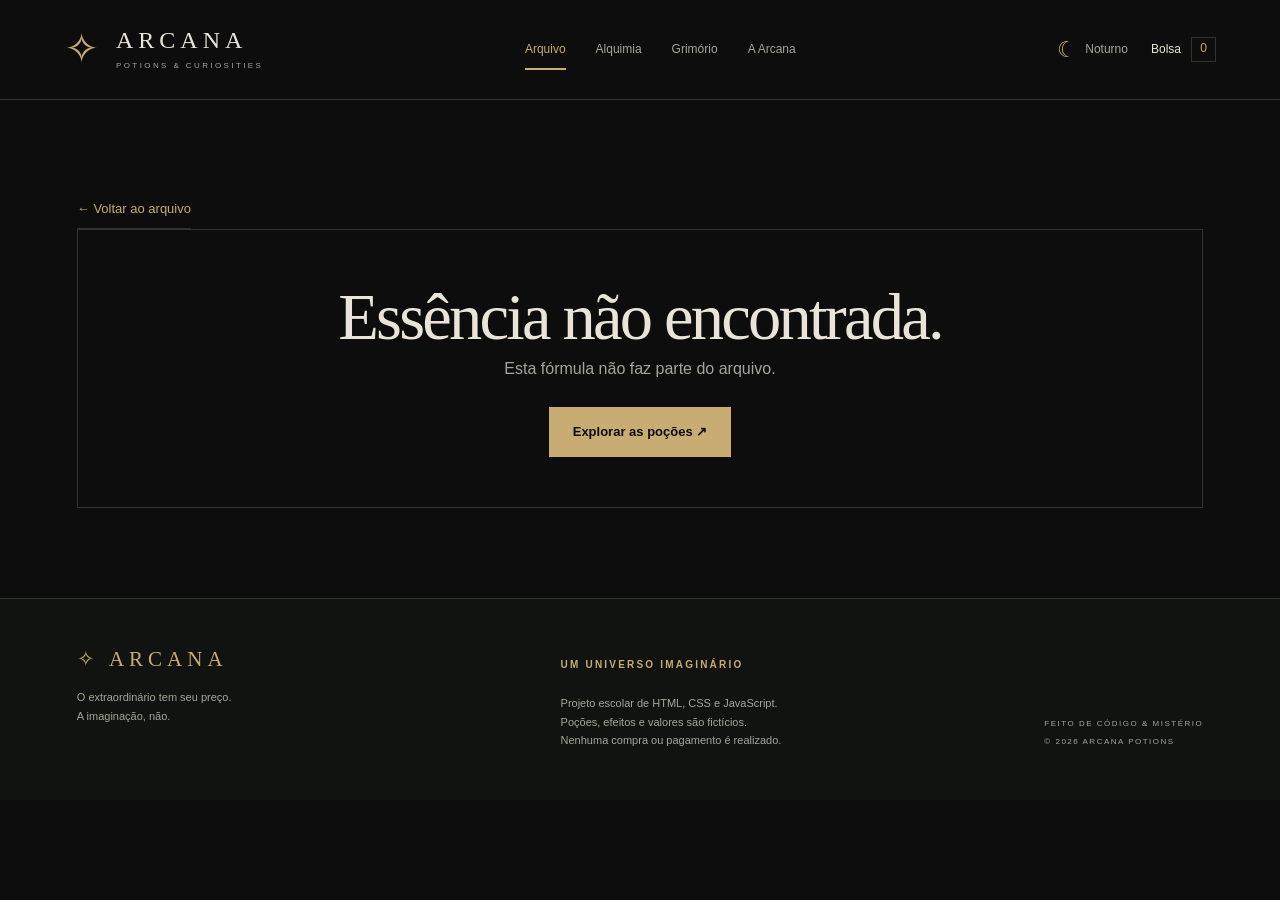
<file: pages/produto.html>
<!DOCTYPE html>
<html lang="pt-BR">
  <head>
    <meta charset="UTF-8">
    <meta name="viewport" content="width=device-width, initial-scale=1">
    <meta name="description" content="Arcana Potions: um universo fictício de poções mágicas. Projeto escolar de desenvolvimento web.">
    <meta name="theme-color" content="#0c0d0c">
    <title>
      Ficha da essência | Arcana Potions
    </title>
    <link rel="stylesheet" href="../css/style.css">
    <script src="../js/theme.js">
    </script>
    <script src="../js/data.js" defer>
    </script>
    <script src="../js/script.js" defer>
    </script>
  </head>
  <body>
    <a class="skip-link" href="#conteudo">
      Pular para o conteúdo
    </a>
    <header class="site-header">
      <a class="brand" href="../index.html" aria-label="Arcana Potions — início">
        <span class="brand-mark" aria-hidden="true">
          ✧
        </span>
        <span>
          ARCANA
          <small>
            POTIONS & CURIOSITIES
          </small>
        </span>
      </a>
      <nav aria-label="Navegação principal">
        <a href="../pages/pocoes.html" aria-current="page">
          Arquivo
        </a>
        <a href="../pages/como-funciona.html" >
          Alquimia
        </a>
        <a href="../pages/grimorio.html" >
          Grimório
        </a>
        <a href="../pages/sobre.html" >
          A Arcana
        </a>
      </nav>
      <div class="header-actions">
        <button class="theme-button" id="temaBtn" type="button" aria-label="Ativar tema Eclipse" aria-pressed="false">
          <span aria-hidden="true">
            ☾
          </span>
          <span id="temaTexto">
            Noturno
          </span>
        </button>
        <a class="bag-link" href="../pages/carrinho.html" aria-label="Bolsa de poções">
          Bolsa
          <span data-bag-count>
            0
          </span>
        </a>
      </div>
    </header>
    <main id="conteudo">
      <section class="section product-section">
        <a class="text-link" href="pocoes.html">
          ← Voltar ao arquivo
        </a>
        <div id="product-detail">
          <noscript>
            <h1>
              Ficha da essência
            </h1>
            <p>
              Ative o JavaScript para consultar a ficha interativa. As descrições das quatro poções também estão no
              <a href="pocoes.html">
                arquivo
              </a>
              .
            </p>
          </noscript>
        </div>
      </section>
    </main>
    <footer class="site-footer">
      <div>
        <a class="brand" href="../index.html">
          ✧ ARCANA
        </a>
        <p>
          O extraordinário tem seu preço.
          <br>
          A imaginação, não.
        </p>
      </div>
      <div>
        <span class="eyebrow">
          Um universo imaginário
        </span>
        <p>
          Projeto escolar de HTML, CSS e JavaScript.
          <br>
          Poções, efeitos e valores são fictícios.
          <br>
          Nenhuma compra ou pagamento é realizado.
        </p>
      </div>
      <span class="footer-end">
        FEITO DE CÓDIGO & MISTÉRIO
        <br>
        © 2026 ARCANA POTIONS
      </span>
    </footer>
    <div class="toast" id="toast" role="status" aria-live="polite">
    </div>
  </body>
</html>
</file>
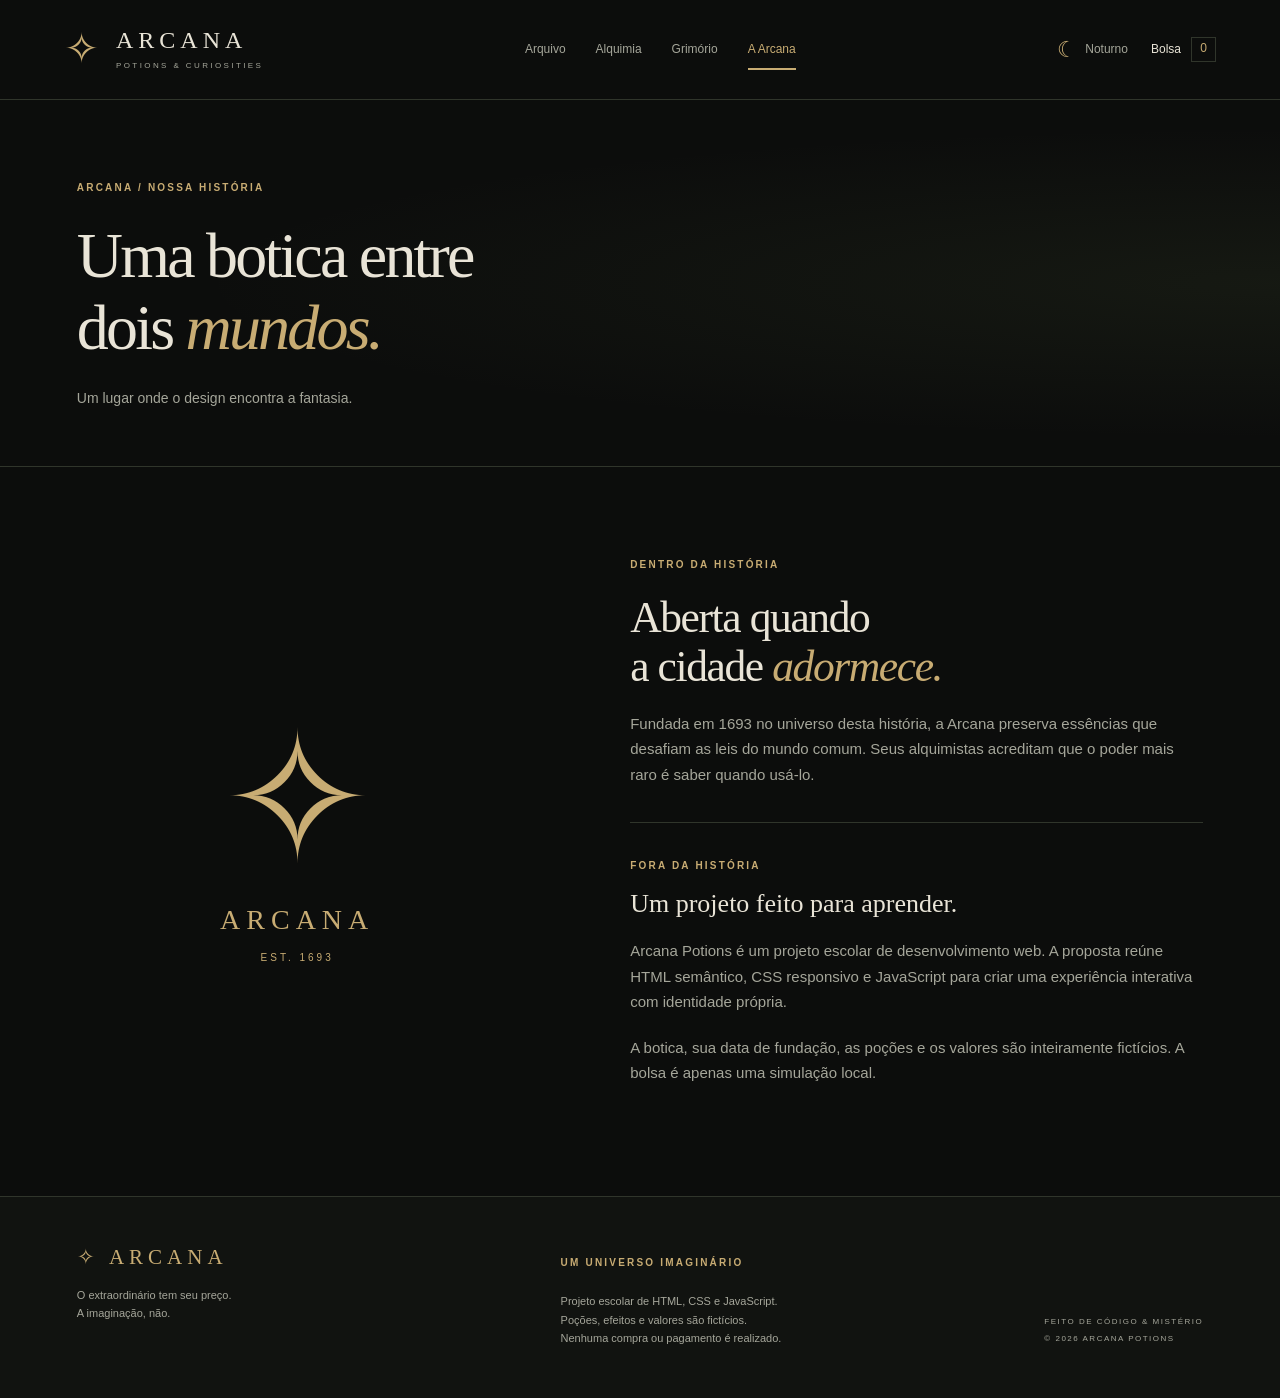
<file: pages/sobre.html>
<!DOCTYPE html>
<html lang="pt-BR">
  <head>
    <meta charset="UTF-8">
    <meta name="viewport" content="width=device-width, initial-scale=1">
    <meta name="description" content="Arcana Potions: um universo fictício de poções mágicas. Projeto escolar de desenvolvimento web.">
    <meta name="theme-color" content="#0c0d0c">
    <title>
      A Arcana | Arcana Potions
    </title>
    <link rel="stylesheet" href="../css/style.css">
    <script src="../js/theme.js">
    </script>
    <script src="../js/data.js" defer>
    </script>
    <script src="../js/script.js" defer>
    </script>
  </head>
  <body>
    <a class="skip-link" href="#conteudo">
      Pular para o conteúdo
    </a>
    <header class="site-header">
      <a class="brand" href="../index.html" aria-label="Arcana Potions — início">
        <span class="brand-mark" aria-hidden="true">
          ✧
        </span>
        <span>
          ARCANA
          <small>
            POTIONS & CURIOSITIES
          </small>
        </span>
      </a>
      <nav aria-label="Navegação principal">
        <a href="../pages/pocoes.html" >
          Arquivo
        </a>
        <a href="../pages/como-funciona.html" >
          Alquimia
        </a>
        <a href="../pages/grimorio.html" >
          Grimório
        </a>
        <a href="../pages/sobre.html" aria-current="page">
          A Arcana
        </a>
      </nav>
      <div class="header-actions">
        <button class="theme-button" id="temaBtn" type="button" aria-label="Ativar tema Eclipse" aria-pressed="false">
          <span aria-hidden="true">
            ☾
          </span>
          <span id="temaTexto">
            Noturno
          </span>
        </button>
        <a class="bag-link" href="../pages/carrinho.html" aria-label="Bolsa de poções">
          Bolsa
          <span data-bag-count>
            0
          </span>
        </a>
      </div>
    </header>
    <main id="conteudo">
      <section class="page-intro">
        <p class="eyebrow">
          ARCANA / Nossa história
        </p>
        <h1>
          Uma botica entre
          <br>
          dois
          <em>
            mundos.
          </em>
        </h1>
        <p>
          Um lugar onde o design encontra a fantasia.
        </p>
      </section>
      <section class="section about-layout">
        <div class="about-emblem" aria-hidden="true">
          ✧
          <span>
            ARCANA
            <br>
            <small>
              EST. 1693
            </small>
          </span>
        </div>
        <div>
          <p class="eyebrow">
            Dentro da história
          </p>
          <h2>
            Aberta quando
            <br>
            a cidade
            <em>
              adormece.
            </em>
          </h2>
          <p>
            Fundada em 1693 no universo desta história, a Arcana preserva essências que desafiam as leis do mundo comum. Seus alquimistas acreditam que o poder mais raro é saber quando usá-lo.
          </p>
          <hr>
          <p class="eyebrow">
            Fora da história
          </p>
          <h3>
            Um projeto feito para aprender.
          </h3>
          <p>
            Arcana Potions é um projeto escolar de desenvolvimento web. A proposta reúne HTML semântico, CSS responsivo e JavaScript para criar uma experiência interativa com identidade própria.
          </p>
          <p>
            A botica, sua data de fundação, as poções e os valores são inteiramente fictícios. A bolsa é apenas uma simulação local.
          </p>
        </div>
      </section>
    </main>
    <footer class="site-footer">
      <div>
        <a class="brand" href="../index.html">
          ✧ ARCANA
        </a>
        <p>
          O extraordinário tem seu preço.
          <br>
          A imaginação, não.
        </p>
      </div>
      <div>
        <span class="eyebrow">
          Um universo imaginário
        </span>
        <p>
          Projeto escolar de HTML, CSS e JavaScript.
          <br>
          Poções, efeitos e valores são fictícios.
          <br>
          Nenhuma compra ou pagamento é realizado.
        </p>
      </div>
      <span class="footer-end">
        FEITO DE CÓDIGO & MISTÉRIO
        <br>
        © 2026 ARCANA POTIONS
      </span>
    </footer>
    <div class="toast" id="toast" role="status" aria-live="polite">
    </div>
  </body>
</html>
</file>
<file: css/style.css>
/* ARCANA POTIONS — 1. Identidade e base */
:root {
  color-scheme:dark;
  --bg:#0c0d0c;
  --surface:#111310;
  --surface-raised:#181b16;
  --text:#e9e4d7;
  --muted:#a5a69a;
  --gold:#c8ac73;
  --line:#30352b;
  --glow:rgba(119,145,83,.09);
  --serif:Georgia,'Times New Roman',serif;
  --sans:'Segoe UI',Arial,sans-serif
}
:root[data-theme="eclipse"] {
  --bg:#110c10;
  --surface:#191117;
  --surface-raised:#23191e;
  --text:#f0e1dd;
  --muted:#b8a2ac;
  --gold:#ddb29a;
  --line:#423039;
  --glow:rgba(159,74,106,.12)
}
* {
  box-sizing:border-box
}
html {
  scroll-behavior:smooth;
  scroll-padding-top:30px
}
body {
  margin:0;
  background:var(--bg);
  color:var(--text);
  font:16px/1.7 var(--sans)
}
a {
  color:inherit;
  text-decoration:none
}
button,input {
  font:inherit
}
button,a,input {
  -webkit-tap-highlight-color:transparent
}
button {
  cursor:pointer
}
button:disabled {
  cursor:default;
  opacity:.5
}
a,button {
  touch-action:manipulation
}
button {
  color:inherit
}
h1,h2,h3,p {
  margin:0
}
h1,h2,h3 {
  font-family:var(--serif);
  font-weight:400;
  line-height:1.12
}
h1 {
  font-size:clamp(44px,5.2vw,82px);
  letter-spacing:-2.8px
}
h2 {
  font-size:clamp(32px,3.4vw,52px);
  letter-spacing:-1.4px
}
h3 {
  font-size:26px
}
em {
  font-weight:400;
  color:var(--gold)
}
p {
  color:var(--muted)
}
button {
  border:0
}
a:focus-visible,button:focus-visible,input:focus-visible {
  outline:2px solid var(--gold);
  outline-offset:6px
}
::selection {
  background:var(--gold);
  color:var(--bg)
}
[hidden] {
  display:none!important
}
.skip-link {
  position:fixed;
  top:-100px;
  left:20px;
  background:var(--gold);
  color:var(--bg);
  padding:12px;
  z-index:100
}
.skip-link:focus {
  top:12px
}
.eyebrow {
  font:10px/1.6 var(--sans);
  font-weight:600;
  letter-spacing:2.2px;
  text-transform:uppercase;
  color:var(--gold)
}
.section {
  max-width:1440px;
  margin:auto;
  padding:90px 6%
}
.text-link {
  display:inline-block;
  color:var(--gold);
  font-size:13px;
  border-bottom:1px solid var(--line);
  padding:8px 0
}
.text-link:hover {
  border-color:var(--gold)
}
.button {
  display:inline-flex;
  justify-content:space-between;
  align-items:center;
  gap:45px;
  min-height:50px;
  padding:14px 24px;
  background:var(--gold);
  color:var(--bg);
  font-size:13px;
  font-weight:600;
  transition:transform .2s,filter .2s
}
.button:hover {
  transform:translateY(-2px);
  filter:brightness(1.1)
}
.button span {
  font-size:20px
}
.button-outline {
  border:1px solid var(--gold);
  background:transparent;
  color:var(--gold)
}
/* 2. Navegação compartilhada */
.site-header {
  max-width:1600px;
  margin:auto;
  min-height:100px;
  padding:20px 5%;
  display:flex;
  align-items:center;
  justify-content:space-between;
  gap:32px;
  border-bottom:1px solid var(--line)
}
.brand {
  display:flex;
  align-items:center;
  gap:12px;
  font:24px/1 var(--serif);
  letter-spacing:5px
}
.brand-mark {
  font-size:42px;
  color:var(--gold)
}
.brand small {
  display:block;
  margin-top:9px;
  font:8px/1.3 var(--sans);
  letter-spacing:2.4px;
  color:var(--muted)
}
.site-header nav {
  display:flex;
  gap:30px
}
.site-header nav a {
  font-size:12px;
  color:var(--muted);
  padding:10px 0;
  position:relative
}
.site-header nav a:hover,.site-header nav a[aria-current] {
  color:var(--gold)
}
.site-header nav a[aria-current]:after {
  content:'';
  height:2px;
  background:var(--gold);
  position:absolute;
  bottom:0;
  left:0;
  right:0
}
.header-actions {
  display:flex;
  gap:23px;
  align-items:center;
  font-size:12px
}
.theme-button {
  background:none;
  display:flex;
  align-items:center;
  gap:8px;
  min-height:44px;
  padding:0;
  color:var(--muted)
}
.theme-button>span:first-child {
  font-size:22px;
  color:var(--gold)
}
.bag-link {
  display:flex;
  align-items:center;
  gap:10px;
  min-height:44px
}
.bag-link span {
  border:1px solid var(--line);
  min-width:25px;
  height:25px;
  text-align:center;
  color:var(--gold)
}
/* 3. Entrada e ilustração dos frascos, sem imagens externas */
.hero {
  max-width:1600px;
  position:relative;
  margin:auto;
  padding:75px 6% 32px;
  display:grid;
  grid-template-columns:1.15fr 1fr;
  column-gap:25px;
  background:radial-gradient(ellipse at 73% 42%,var(--glow),transparent 57%)
}
.hero-copy {
  position:relative;
  z-index:1
}
.hero .eyebrow {
  margin-bottom:30px
}
.tiny-star {
  margin-right:9px
}
.hero h1 {
  max-width:780px
}
.hero-description {
  margin:25px 0 30px;
  font-size:14px;
  line-height:1.9
}
.hero-note {
  display:flex;
  align-items:center;
  gap:15px;
  margin-top:38px
}
.hero-note p {
  font-size:11px;
  line-height:1.7
}
.seal {
  display:grid;
  place-items:center;
  font:20px var(--serif);
  color:var(--gold);
  width:40px;
  height:40px;
  border:1px solid var(--line);
  border-radius:50%;
  outline:1px solid var(--line);
  outline-offset:4px
}
.hero-visual {
  position:relative;
  display:flex;
  flex-direction:column;
  justify-content:center;
  min-width:0
}
.vertical-note {
  position:absolute;
  right:-10px;
  top:75px;
  writing-mode:vertical-rl;
  font-size:9px;
  letter-spacing:2px;
  color:var(--muted)
}
.specimen {
  height:220px;
  position:relative;
  display:flex;
  align-items:center;
  justify-content:center;
  isolation:isolate;
  background:radial-gradient(ellipse at 50% 70%,color-mix(in srgb,var(--potion) 9%,transparent),transparent 60%)
}
.bottle {
  width:100px;
  height:160px;
  position:relative;
  filter:drop-shadow(0 20px 18px #0008);
  z-index:2;
  transform:rotate(-7deg)
}
.bottle-cork {
  position:absolute;
  left:34px;
  top:0;
  width:32px;
  height:21px;
  border:1px solid #8e7650;
  border-radius:3px 3px 0 0;
  background:repeating-linear-gradient(90deg,#665139 0 3px,#806a46 4px 5px);
  z-index:3
}
.bottle-neck {
  position:absolute;
  left:32px;
  top:20px;
  width:36px;
  height:32px;
  background:linear-gradient(90deg,#a4b99b33,transparent 55%,#c8d4bb33);
  border:1px solid #b1c8aa66
}
.bottle-glass {
  position:absolute;
  bottom:0;
  width:100px;
  height:117px;
  overflow:hidden;
  border:1px solid #b1c8aa77;
  border-radius:29px 29px 18px 18px;
  background:linear-gradient(100deg,#f2ffe933,transparent 23%,#09110855 60%,#dfebcc22);
  box-shadow:inset 6px 0 9px #f3ffe91a,inset -8px 0 9px #0007
}
.bottle-glass:after {
  content:'';
  position:absolute;
  left:10px;
  top:15px;
  bottom:14px;
  width:5px;
  border-radius:50%;
  background:#fff3;
  filter:blur(1px)
}
.bottle-liquid {
  position:absolute;
  inset:25px 3px 3px;
  background:radial-gradient(ellipse at 30% 10%,color-mix(in srgb,var(--potion) 80%,white),transparent 70%),linear-gradient(var(--potion),#101812);
  border-radius:40% 40% 15px 15px / 8% 8% 15px 15px;
  opacity:.8;
  box-shadow:0 -4px 15px color-mix(in srgb,var(--potion) 40%,transparent)
}
.bottle-label {
  position:absolute;
  top:46px;
  left:23px;
  width:54px;
  height:56px;
  background:#d5c499;
  border:3px double #695c40;
  color:#352f25;
  display:flex;
  flex-direction:column;
  align-items:center;
  justify-content:center;
  transform:rotate(1deg)
}
.bottle-label span {
  font:7px var(--serif);
  letter-spacing:1px
}
.bottle-label b {
  font-size:22px;
  line-height:1.2;
  font-weight:400
}
.bottle-label small {
  font:5px var(--sans);
  letter-spacing:1px
}
.orbit {
  position:absolute;
  width:175px;
  height:175px;
  border:1px solid color-mix(in srgb,var(--potion) 16%,transparent);
  border-radius:50%;
  z-index:0
}
.orbit-two {
  width:195px;
  height:195px;
  border-style:dashed;
  opacity:.5;
  transform:rotate(30deg)
}
.orbit-star {
  position:absolute;
  color:var(--gold);
  top:14px;
  font-size:20px
}
.specimen-large {
  height:450px
}
.specimen-large .bottle {
  transform:rotate(-9deg) scale(2.05)
}
.specimen-large .orbit-one {
  width:350px;
  height:350px;
  outline:1px solid var(--line);
  outline-offset:22px
}
.specimen-large .orbit-two {
  width:430px;
  height:430px;
  animation:orbit-turn 100s linear infinite
}
.specimen-large .orbit-star {
  top:0
}
.specimen-caption {
  text-align:center;
  margin:0 0 28px
}
.specimen-caption span,.specimen-caption small {
  display:block;
  font-size:9px;
  letter-spacing:1.8px;
  color:var(--muted)
}
.specimen-caption strong {
  display:block;
  font:24px var(--serif);
  margin:8px 0;
  color:var(--gold)
}
.specimen-caption small {
  letter-spacing:.5px;
  font-size:11px
}
.hero-bottom {
  grid-column:1/-1;
  margin-top:45px;
  border-top:1px solid var(--line);
  padding-top:22px;
  display:flex;
  justify-content:space-between;
  gap:20px;
  font-size:9px;
  letter-spacing:1.5px;
  color:var(--muted)
}
.hero-bottom a {
  letter-spacing:.5px
}
.ribbon {
  display:flex;
  justify-content:space-around;
  gap:20px;
  padding:20px 5%;
  border-block:1px solid var(--line);
  background:var(--surface);
  color:var(--gold);
  font:12px var(--serif);
  letter-spacing:2px;
  text-transform:uppercase
}
.section-heading {
  display:flex;
  justify-content:space-between;
  align-items:flex-end;
  gap:25px;
  margin-bottom:38px
}
.section-heading .eyebrow {
  margin-bottom:12px
}
/* 4. Catálogo e cartões */
.potion-grid {
  display:grid;
  grid-template-columns:repeat(4,minmax(0,1fr));
  gap:20px
}
.potion-card {
  border:1px solid var(--line);
  background:var(--surface);
  transition:transform .25s,border-color .25s;
  min-width:0
}
.potion-card:hover {
  transform:translateY(-5px);
  border-color:var(--gold)
}
.potion-art {
  display:block;
  position:relative;
  border-bottom:1px solid var(--line);
  padding:25px 0 20px;
  background:linear-gradient(135deg,#ffffff02,transparent)
}
.art-code {
  position:absolute;
  top:14px;
  left:15px;
  font-size:9px;
  color:var(--muted);
  letter-spacing:1.5px
}
.art-category {
  display:block;
  text-align:center;
  color:var(--muted);
  font-size:9px;
  letter-spacing:2px;
  text-transform:uppercase
}
.potion-copy {
  padding:22px
}
.potion-copy .eyebrow {
  font-size:8px;
  letter-spacing:1.5px;
  display:flex;
  justify-content:space-between
}
.potion-copy h3 {
  font-size:25px;
  margin:12px 0
}
.potion-copy p {
  font-size:12px;
  line-height:1.85;
  min-height:89px
}
.card-bottom {
  border-top:1px solid var(--line);
  padding-top:16px;
  margin-top:20px;
  display:flex;
  justify-content:space-between;
  align-items:center
}
.card-bottom>span {
  font:20px var(--serif)
}
.card-bottom small {
  display:block;
  font:9px/1.5 var(--sans);
  color:var(--muted);
  margin-top:4px
}
.round-link {
  display:grid;
  place-items:center;
  width:38px;
  height:38px;
  border:1px solid var(--line);
  border-radius:50%;
  color:var(--gold)
}
.round-link:hover {
  background:var(--gold);
  color:var(--bg)
}
.manifesto {
  border-block:1px solid var(--line);
  display:grid;
  grid-template-columns:.8fr 1fr;
  gap:9%;
  align-items:center;
  background:radial-gradient(ellipse at 20% 50%,var(--glow),transparent 60%)
}
.manifesto-symbol {
  font:100px var(--serif);
  color:var(--gold);
  text-align:center;
  position:relative;
  white-space:nowrap
}
.manifesto-symbol span {
  display:inline-block;
  font-size:70px;
  padding:0 18px
}
.manifesto .eyebrow {
  margin-bottom:20px
}
.manifesto p:not(.eyebrow) {
  max-width:540px;
  margin:25px 0 20px;
  font-size:14px
}
.closing {
  text-align:center;
  position:relative;
  background:radial-gradient(ellipse at center,var(--glow),transparent 60%)
}
.closing h2 {
  margin:20px 0
}
.closing p:not(.eyebrow) {
  font-size:14px;
  margin:20px 0 30px
}
.site-footer {
  border-top:1px solid var(--line);
  padding:50px 6%;
  display:grid;
  grid-template-columns:1fr 1fr auto;
  gap:40px;
  background:var(--surface)
}
.site-footer .brand {
  font-size:21px;
  color:var(--gold)
}
.site-footer p {
  font-size:11px;
  margin-top:18px
}
.footer-end {
  font-size:8px;
  letter-spacing:1.5px;
  line-height:2.2;
  color:var(--muted);
  align-self:end
}
/* 5. Páginas internas */
.page-intro {
  max-width:1440px;
  margin:auto;
  padding:80px 6% 55px;
  border-bottom:1px solid var(--line);
  background:radial-gradient(ellipse at right,var(--glow),transparent 60%)
}
.page-intro h1 {
  font-size:clamp(44px,5vw,72px);
  margin:24px 0
}
.page-intro>p:last-child {
  font-size:14px;
  max-width:620px
}
.catalog-section {
  padding-top:35px
}
.filter-bar {
  display:flex;
  justify-content:space-between;
  align-items:center;
  gap:20px;
  margin-bottom:35px
}
.filters {
  display:flex;
  flex-wrap:wrap;
  gap:8px
}
.filters button {
  min-height:44px;
  padding:10px 18px;
  background:transparent;
  border:1px solid var(--line);
  font-size:12px;
  color:var(--muted)
}
.filters button[aria-pressed="true"] {
  background:var(--gold);
  color:var(--bg);
  border-color:var(--gold)
}
.filters button:hover {
  border-color:var(--gold)
}
#filter-count {
  font-size:12px;
  color:var(--muted);
  white-space:nowrap
}
.steps {
  max-width:1000px
}
.steps article {
  display:flex;
  gap:35px;
  padding:35px 0;
  border-bottom:1px solid var(--line)
}
.step-number {
  font:32px var(--serif);
  color:var(--gold)
}
.steps h2 {
  font-size:30px;
  margin-bottom:15px
}
.steps p {
  max-width:650px;
  font-size:15px
}
.lore-grid {
  display:grid;
  grid-template-columns:1fr 1fr;
  gap:25px
}
.lore-card {
  padding:40px;
  border:1px solid var(--line);
  background:var(--surface)
}
.lore-card h2 {
  font-size:36px;
  margin:20px 0
}
.lore-card p:not(.eyebrow) {
  font-size:15px
}
.lore-ingredients {
  border-top:1px solid var(--line);
  margin:25px 0 10px;
  padding-top:20px
}
.lore-ingredients p {
  margin:10px 0
}
.about-layout {
  display:grid;
  grid-template-columns:1fr 1.3fr;
  gap:10%;
  align-items:center
}
.about-layout h2 {
  margin:20px 0
}
.about-layout h3 {
  margin:15px 0
}
.about-layout p:not(.eyebrow) {
  margin:20px 0;
  font-size:15px
}
.about-layout hr {
  border:0;
  border-top:1px solid var(--line);
  margin:35px 0
}
.about-emblem {
  font:180px var(--serif);
  text-align:center;
  color:var(--gold)
}
.about-emblem span {
  display:block;
  font-size:28px;
  letter-spacing:6px
}
.about-emblem small {
  font:10px var(--sans);
  letter-spacing:3px
}
.product-layout {
  display:grid;
  grid-template-columns:1fr 1fr;
  gap:8%;
  align-items:center;
  margin-top:35px
}
.product-layout .specimen-large {
  border:1px solid var(--line);
  height:520px;
  background-color:var(--surface);
  overflow:hidden
}
.product-copy h1 {
  font-size:clamp(40px,4vw,62px);
  margin:18px 0
}
.product-copy>p {
  margin:20px 0
}
.product-facts {
  display:grid;
  grid-template-columns:1fr 1fr;
  gap:20px;
  border-block:1px solid var(--line);
  padding:20px 0;
  margin:25px 0
}
.product-facts dt {
  font-size:10px;
  text-transform:uppercase;
  letter-spacing:1.5px;
  color:var(--muted)
}
.product-facts dd {
  margin:6px 0 0;
  color:var(--gold)
}
.product-warning {
  border-left:2px solid var(--gold);
  background:var(--surface);
  padding:16px;
  font-size:13px
}
.product-warning strong {
  display:block;
  color:var(--text);
  margin-bottom:5px
}
.product-price {
  font:32px var(--serif);
  color:var(--text);
  margin:25px 0
}
.product-price small {
  font:11px var(--sans);
  color:var(--muted);
  margin-left:12px
}
.product-copy .button {
  width:100%;
  justify-content:center
}
.empty-state {
  text-align:center;
  padding:50px 20px;
  border:1px solid var(--line)
}
.empty-state h2 {
  margin:15px 0
}
.empty-state p {
  margin-bottom:25px
}
.bag-layout {
  display:grid;
  grid-template-columns:1.6fr 1fr;
  gap:40px;
  align-items:start
}
.bag-item {
  display:flex;
  justify-content:space-between;
  align-items:center;
  gap:20px;
  border-bottom:1px solid var(--line);
  padding:25px 0
}
.bag-item h2 {
  font-size:25px;
  margin-bottom:8px
}
.bag-item p {
  font-size:13px
}
.quantity {
  display:flex;
  align-items:center;
  border:1px solid var(--line);
  margin:15px 0
}
.quantity button {
  width:44px;
  height:44px;
  background:transparent;
  color:var(--gold)
}
.quantity span {
  min-width:35px;
  text-align:center
}
.remove-button {
  background:transparent;
  padding:8px 0;
  color:var(--muted);
  font-size:12px;
  text-decoration:underline
}
.bag-summary {
  background:var(--surface);
  border:1px solid var(--line);
  padding:30px
}
.bag-summary h2 {
  font-size:28px
}
.bag-total {
  display:flex;
  justify-content:space-between;
  gap:15px;
  margin:25px 0;
  padding-block:20px;
  border-block:1px solid var(--line)
}
.bag-summary .button {
  width:100%;
  justify-content:center
}
.bag-summary p {
  font-size:12px;
  margin-top:20px
}
.toast {
  position:fixed;
  bottom:25px;
  left:50%;
  transform:translate(-50%,20px);
  background:var(--gold);
  color:var(--bg);
  padding:14px 25px;
  box-shadow:0 8px 35px #0006;
  max-width:calc(100% - 30px);
  width:max-content;
  opacity:0;
  pointer-events:none;
  transition:opacity .2s,transform .2s;
  z-index:50;
  font-size:13px
}
.toast.is-visible {
  opacity:1;
  transform:translate(-50%,0)
}
/* 6. Adaptação para tablet e celular */
@media(min-width:1600px) {
  .hero {
    padding-top:100px;
    padding-bottom:40px
  }
  .hero-visual {
    padding-top:20px
  }
}
@media(max-width:1100px) {
  .site-header {
    gap:20px;
    padding-inline:4%
  }
  .site-header nav {
    gap:18px
  }
  .brand {
    font-size:21px;
    letter-spacing:3px
  }
  .header-actions {
    gap:15px
  }
  .potion-grid {
    grid-template-columns:repeat(2,minmax(0,1fr))
  }
  .potion-copy p {
    min-height:60px
  }
  .hero {
    padding-top:60px
  }
  .hero h1 {
    font-size:59px
  }
  .specimen-large .orbit-two {
    width:330px;
    height:330px
  }
  .specimen-large .orbit-one {
    width:280px;
    height:280px
  }
  .specimen-large .bottle {
    transform:rotate(-9deg) scale(1.75)
  }
  .hero .specimen-large {
    height:390px
  }
  .vertical-note {
    right:0
  }
  .site-footer {
    grid-template-columns:1fr 1fr
  }
  .footer-end {
    grid-column:1/-1
  }
  .manifesto-symbol {
    font-size:70px
  }
  .manifesto-symbol span {
    font-size:50px;
    padding:0 8px
  }
}
@media(max-width:760px) {
  .site-header {
    flex-wrap:wrap;
    gap:18px;
    padding:20px 5%
  }
  .site-header nav {
    order:3;
    width:100%;
    justify-content:space-between;
    border-top:1px solid var(--line);
    padding-top:10px
  }
  .brand-mark {
    font-size:30px
  }
  .brand {
    font-size:20px
  }
  .brand small {
    font-size:7px;
    letter-spacing:1.3px
  }
  .header-actions {
    font-size:11px
  }
  .theme-button {
    font-size:11px
  }
  .hero {
    grid-template-columns:1fr;
    padding:45px 6% 25px;
    overflow:hidden
  }
  .hero h1 {
    font-size:clamp(42px,8.8vw,64px);
    letter-spacing:-1.7px
  }
  .hero .eyebrow {
    font-size:9px;
    letter-spacing:1.5px;
    margin-bottom:22px
  }
  .hero-visual {
    margin-top:30px
  }
  .hero .specimen-large {
    height:370px
  }
  .hero-description {
    font-size:14px
  }
  .hero-note {
    margin-top:28px
  }
  .hero-bottom {
    margin-top:15px;
    font-size:8px
  }
  .hero-bottom>span {
    max-width:180px
  }
  .vertical-note {
    top:70px
  }
  .ribbon {
    justify-content:center;
    padding:16px;
    font-size:9px;
    letter-spacing:1.3px;
    flex-wrap:wrap
  }
  .ribbon span:last-child {
    display:none
  }
  .section {
    padding:60px 6%
  }
  .section-heading {
    align-items:flex-start;
    flex-direction:column;
    gap:15px
  }
  .potion-grid {
    gap:14px
  }
  .potion-copy {
    padding:16px
  }
  .potion-copy h3 {
    font-size:23px
  }
  .potion-copy p {
    min-height:110px
  }
  .potion-copy .eyebrow {
    letter-spacing:1px
  }
  .manifesto {
    grid-template-columns:1fr;
    gap:35px
  }
  .manifesto-symbol {
    font-size:65px
  }
  .manifesto-symbol span {
    font-size:45px
  }
  .site-footer {
    padding:40px 6%;
    gap:30px;
    grid-template-columns:1fr
  }
  .footer-end {
    grid-column:auto
  }
  .page-intro {
    padding:50px 6% 40px
  }
  .page-intro h1 {
    letter-spacing:-1.5px
  }
  .filter-bar {
    flex-direction:column;
    align-items:flex-start
  }
  .filters {
    gap:7px
  }
  .filters button {
    padding:10px 13px
  }
  .lore-grid,.about-layout,.product-layout,.bag-layout {
    grid-template-columns:1fr
  }
  .lore-card {
    padding:28px
  }
  .about-layout {
    gap:45px
  }
  .about-emblem {
    font-size:100px
  }
  .product-layout {
    gap:35px
  }
  .product-layout .specimen-large {
    height:360px
  }
  .product-copy h1 {
    font-size:44px
  }
  .steps article {
    gap:20px
  }
  .bag-summary {
    margin-top:15px
  }
}
@media(max-width:420px) {
  .potion-grid {
    grid-template-columns:1fr
  }
  .potion-copy p {
    min-height:0
  }
  .potion-art .specimen {
    height:240px
  }
  .potion-art .bottle {
    transform:rotate(-7deg) scale(1.15)
  }
  .hero h1 {
    font-size:42px
  }
  .hero-bottom {
    flex-direction:column;
    gap:10px
  }
  .hero-bottom>span {
    max-width:none
  }
  .theme-button #temaTexto {
    display:none
  }
  .site-header nav a {
    font-size:11px
  }
  .ribbon {
    font-size:8px;
    gap:12px
  }
  .page-intro h1 {
    font-size:42px
  }
  .product-price small {
    display:block;
    margin:10px 0
  }
  .bag-item {
    align-items:flex-start
  }
  .bag-item h2 {
    font-size:22px
  }
}
/* 7. Movimento respeita a preferência do visitante */
@keyframes orbit-turn {
  to {
    transform:rotate(390deg)
  }
}
@media(prefers-reduced-motion:reduce) {
  html {
    scroll-behavior:auto
  }
  *,*::before,*::after {
    animation:none!important;
    transition:none!important
  }
}
</file>
